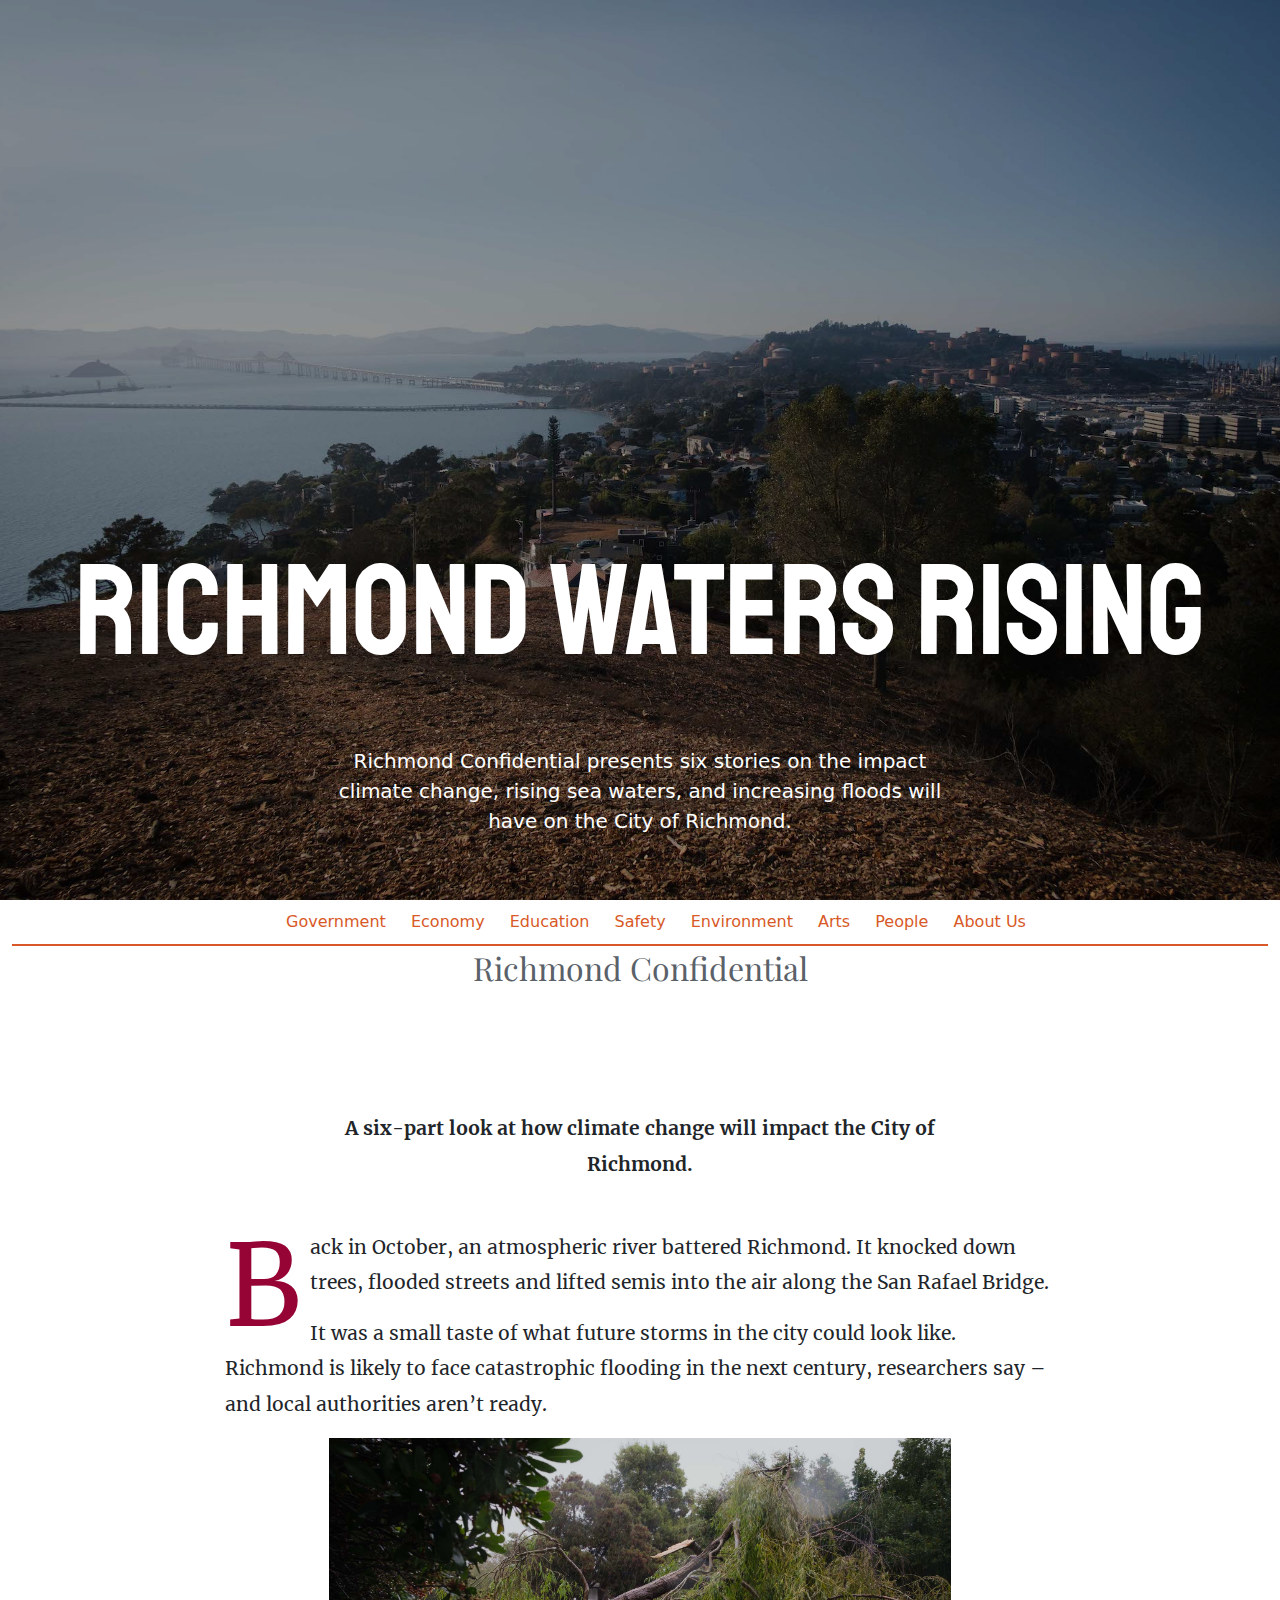
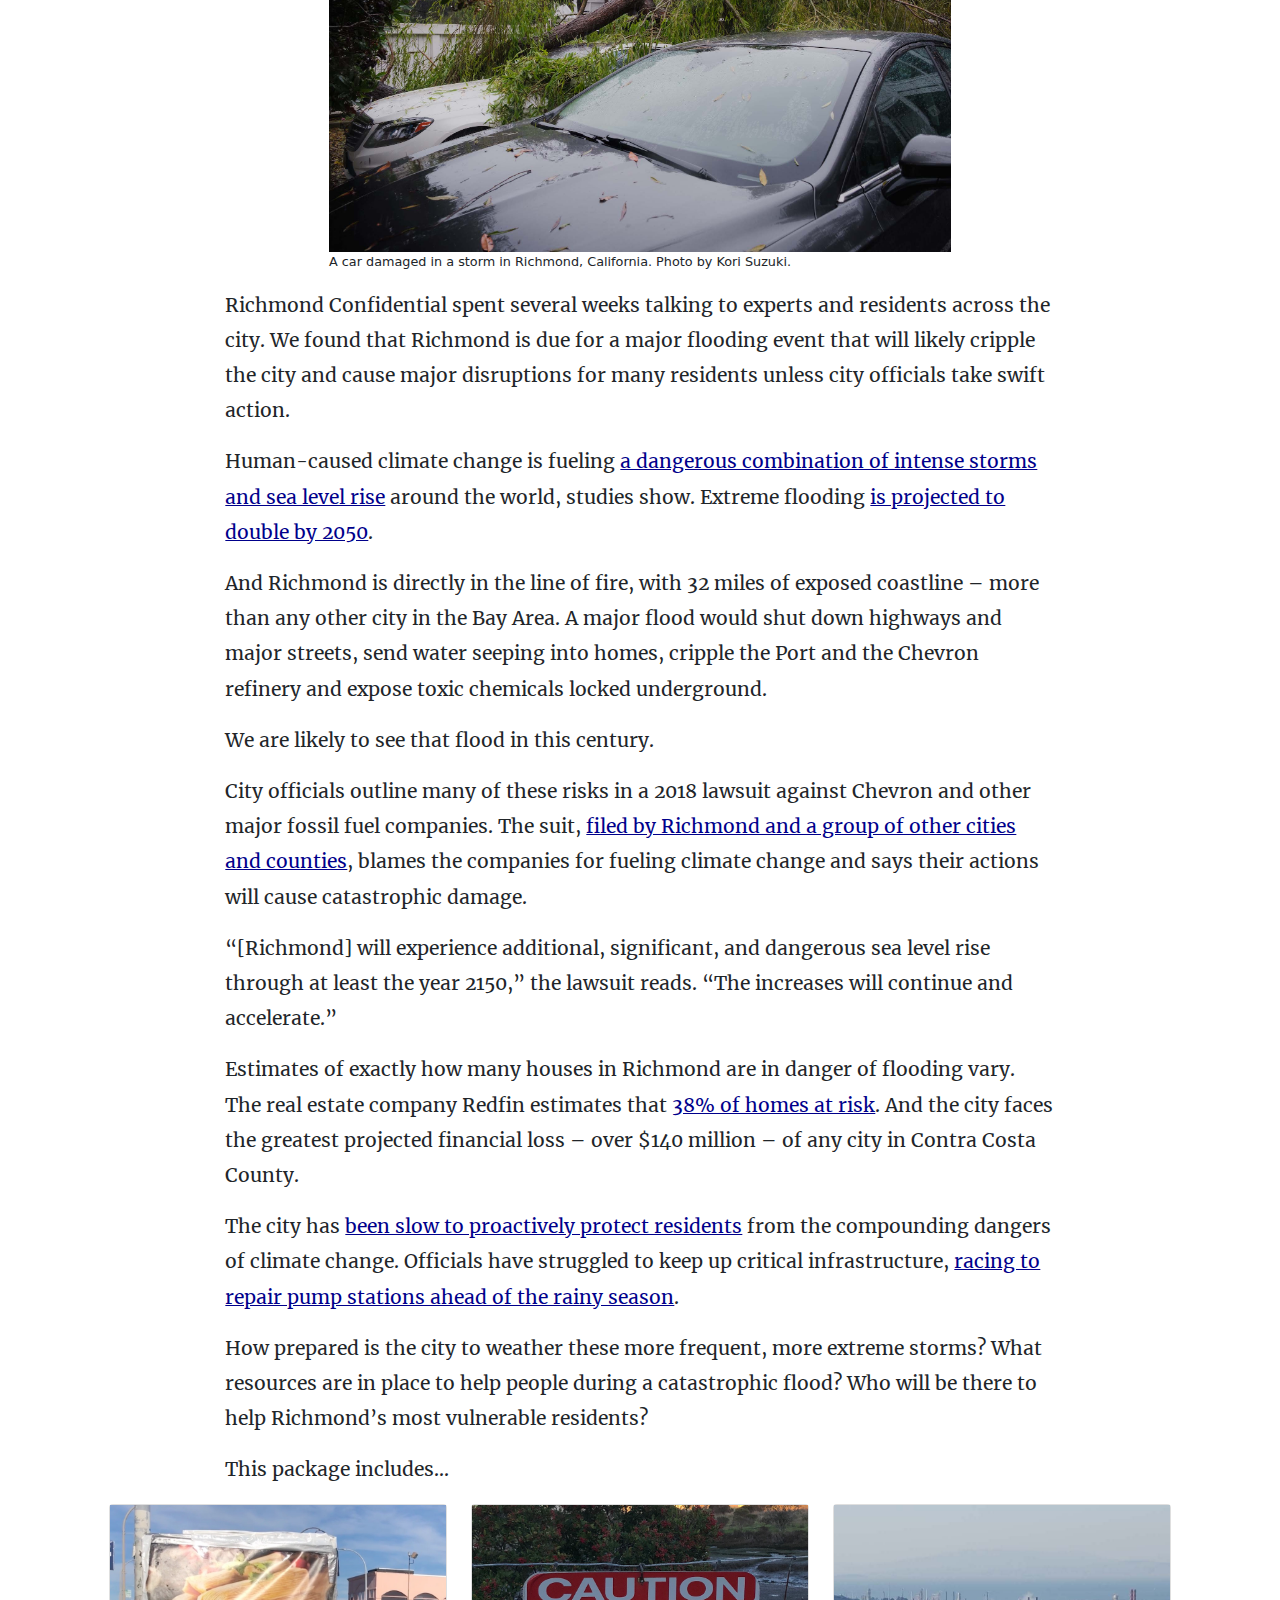
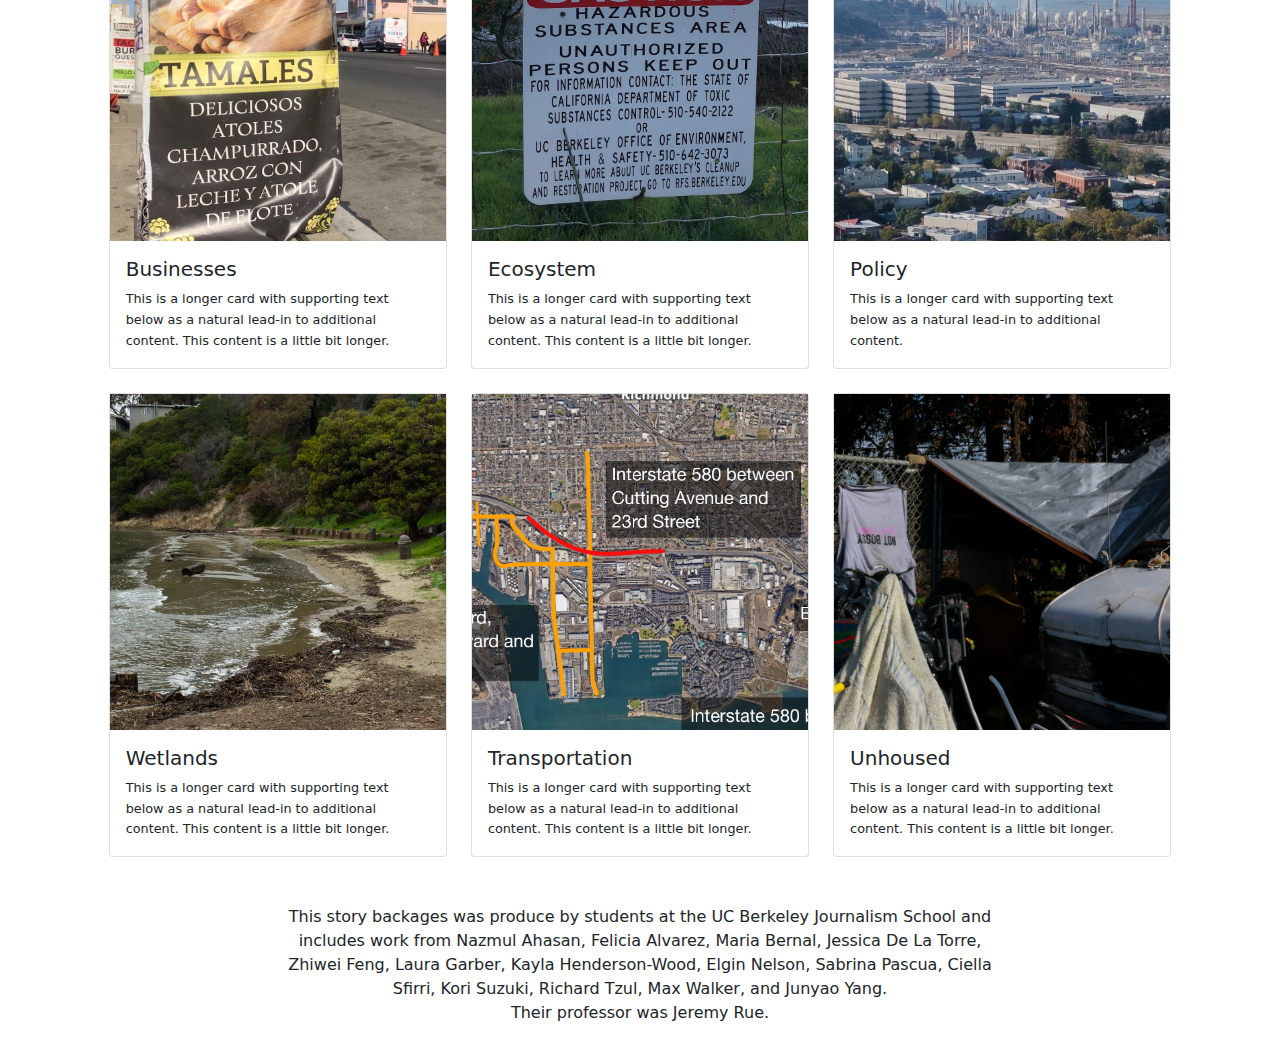
<file: index.html>
<!doctype html>
<html lang="en">
  <head>
    <!-- Required meta tags -->
    <meta charset="utf-8">
    <meta name="viewport" content="width=device-width, initial-scale=1">
    <link href="css/bootstrap.min.css" rel="stylesheet">
    <link href="css/style.css" rel="stylesheet">
    <title>Richmond Water Rising</title>
    <style>
      html,body{
      
        font-style: Lato, sans-serif;
      }

      #header{
        background-image: url(media/richmond.jpg);
        background-size: cover;
        background-position: center;
        background-attachment: fixed;
        color: white;
      }

      #header:after{
        content:"";
        position:fixed; /* stretch a fixed position to the whole screen */
        top:0;
        height:100vh; /* fix for mobile browser address bar appearing disappearing */
        left:0;
        right:0;
        z-index:-1; /* needed to keep in the background */
        background-image: url(media/richmond.jpg);
        background-size: cover;
      }

      #header .container-fluid{
        background-color: rgba(0,0,0,0.3);
      }

      #header h1{
        font-family: Staatliches, sans-serif;
      }

      .responsive-text{
        font-size: 10vw;
      }

      @media (max-width: 3000px) and (max-height: 2000px){
        #header{
          background-image: url(media/richmond-3000.jpg);
        }
      }
      @media (max-width: 2000px) and (max-height: 1333px){
        #header{
          background-image: url(media/richmond-2000.jpg);
        }
      }
      @media (max-width: 1000px) and (max-height:  667px){
        #header{
          background-image: url(media/richmond-1000.jpg);
        }
      }
      a,a:link,a:active{
        color: darkblue;
      }
      a:hover{
        color: blue;
      }
      .whitebg{
        position: relative;
        background-color: white;
      }
      .whitebg p{
        font-family: Merriweather, serif;
        font-size: 1.2rem;
        line-height: 2.2rem;

      }
      #richmond-nav{
        position: sticky;
        top: 0;
        z-index: 1000;
        background-color: white;
        padding-bottom: 20px;
      }

      #richmond-nav ul{
        color: #d85927;
        list-style: none;
        text-align: center;
        margin-bottom: 3px;
      }
      #richmond-nav ul li{
        /*display: inline-block;*/
        font-weight: 100;
        padding: 10px;
      }

      #richmond-nav ul{
        border-bottom: solid 2px #d85927;
      }
      .richmond-logo{
        font-family: 'Playfair Display',serif;
        color: #5a6169;
      }
      .dropcap{
        font-size: 7rem;
        float: left;
        line-height: 7rem;
        padding-right: 8px;
        color: #960435;
      }
      figcaption{
        font-size: 0.8rem;
      }
      p.card-text{
        font-size: 0.8rem;
        line-height: 1.3rem;
      }
    </style>
  </head>
  <body>

    <div id="header">
      <div class="container-fluid vh-100 d-flex align-items-end justify-content-center">
        <header class="w-100">
          <h1 class="text-center">
            <div class="responsive-text pb-5">Richmond Waters Rising</div>
          </h1>
          <p class="lead text-center pb-5 col-12 col-sm-8 col-md-6 mx-auto">Richmond Confidential presents six stories on the impact climate change, rising sea waters, and increasing floods will have on the City of Richmond.</p>
        </header>
      </div>
    </div>

    <div class="whitebg">

      <nav id="richmond-nav" class="container-fluid">
        <ul>
          <li class="d-none d-sm-inline-block">Government</li>
          <li class="d-none d-sm-inline-block">Economy</li>
          <li class="d-none d-sm-inline-block">Education</li>
          <li class="d-none d-sm-inline-block">Safety</li>
          <li class="d-none d-md-inline-block">Environment</li>
          <li class="d-none d-md-inline-block">Arts</li>
          <li class="d-none d-md-inline-block">People</li>
          <li class="d-none d-md-inline-block">About Us</li>
        </ul>
        <h2 class="text-center richmond-logo">Richmond Confidential</h2>
      </nav>
      
      <div class="container-fluid pt-5">
        <div class="row justify-content-center">
          <div class="col-12 col-md-8">

            <p class="lead text-center fw-bold my-5 w-75 mx-auto">A six-part look at how climate change will impact the City of Richmond.</p>

            <p><span class="dropcap">B</span>ack in October, an atmospheric river battered Richmond. It knocked down trees, flooded streets and lifted semis into the air along the San Rafael Bridge.</p>
            <p>It was a small taste of what future storms in the city could look like. Richmond is likely to face catastrophic flooding in the next century, researchers say &ndash; and local authorities aren&rsquo;t ready.</p>
            <figure class="mx-auto w-75">
              <img src="media/car.jpg" class="img-fluid d-block" 
                   srcset="
                      media/car-3000.jpg 3000w,
                      media/car-2000.jpg 2000w,
                      media/car-1000.jpg 1000w"
                   sizes="100vw"
                   alt="A car damaged in a storm in Richmond, California.">
              <figcaption>A car damaged in a storm in Richmond, California. Photo by Kori Suzuki.</figcaption>
            </figure>
            <p>Richmond Confidential spent several weeks talking to experts and residents across the city. We found that Richmond is due for a major flooding event that will likely cripple the city and cause major disruptions for many residents unless city officials take swift action.</p>
            <p>Human-caused climate change is fueling <a href="https://www.washingtonpost.com/weather/2021/09/13/extreme-flooding-increase-climate-change/">a dangerous combination of intense storms and sea level rise</a> around the world, studies show. Extreme flooding <a href="https://www.usgs.gov/news/next-decades-frequency-coastal-flooding-will-double-globally">is projected to double by 2050</a>.</p>
            <p>And Richmond is directly in the line of fire, with 32 miles of exposed coastline &ndash; more than any other city in the Bay Area. A major flood would shut down highways and major streets, send water seeping into homes, cripple the Port and the Chevron refinery and expose toxic chemicals locked underground.</p>
            <p>We are likely to see that flood in this century.</p>
            <p>City officials outline many of these risks in a 2018 lawsuit against Chevron and other major fossil fuel companies. The suit, <a href="http://blogs2.law.columbia.edu/climate-change-litigation/wp-content/uploads/sites/16/case-documents/2018/20180122_docket-C18-00055_complaint.pdf">filed by Richmond and a group of other cities and counties</a>, blames the companies for fueling climate change and says their actions will cause catastrophic damage.</p>
            <p>&ldquo;[Richmond] will experience additional, significant, and dangerous sea level rise through at least the year 2150,&rdquo; the lawsuit reads. &ldquo;The increases will continue and accelerate.&rdquo;</p>
            <p>Estimates of exactly how many houses in Richmond are in danger of flooding vary. The real estate company Redfin estimates that <a href="https://www.redfin.com/city/15629/CA/Richmond/housing-market#climate">38% of homes at risk</a>. And the city faces the greatest projected financial loss &ndash; over $140 million &ndash; of any city in Contra Costa County.</p>
            <p>The city has <a href="https://richmondconfidential.org/2021/10/15/richmond-hills-wildfire-hazards/">been slow to proactively protect residents</a> from the compounding dangers of climate change. Officials have struggled to keep up critical infrastructure, <a href="https://richmondstandard.com/richmond/2020/07/08/council-approves-emergency-repairs-for-north-richmond-pump-station/">racing to repair pump stations ahead of the rainy season</a>.</p>
            <p>How prepared is the city to weather these more frequent, more extreme storms? What resources are in place to help people during a catastrophic flood? Who will be there to help Richmond&rsquo;s most vulnerable residents?</p>
            <p>This package includes...</p>
          </div>
        </div>
      </div>
      <iframe src="footer.html" onload='javascript:(function(o){o.style.height=o.contentWindow.document.body.scrollHeight+"px";}(this));' style="width:100%; height:800px;" frameborder="0" scrolling="no"></iframe>

    </div>


    <script src="js/jquery-3.6.0.min.js"></script>
    <script src="js/bootstrap.bundle.min.js"></script>
    <script src="js/jquery.scrollstory.min.js"></script>
    <script>
      jQuery(document).ready(function($){


        //$(".responsive-text").fitText();
      })
    </script>
  </body>
</html>
</file>
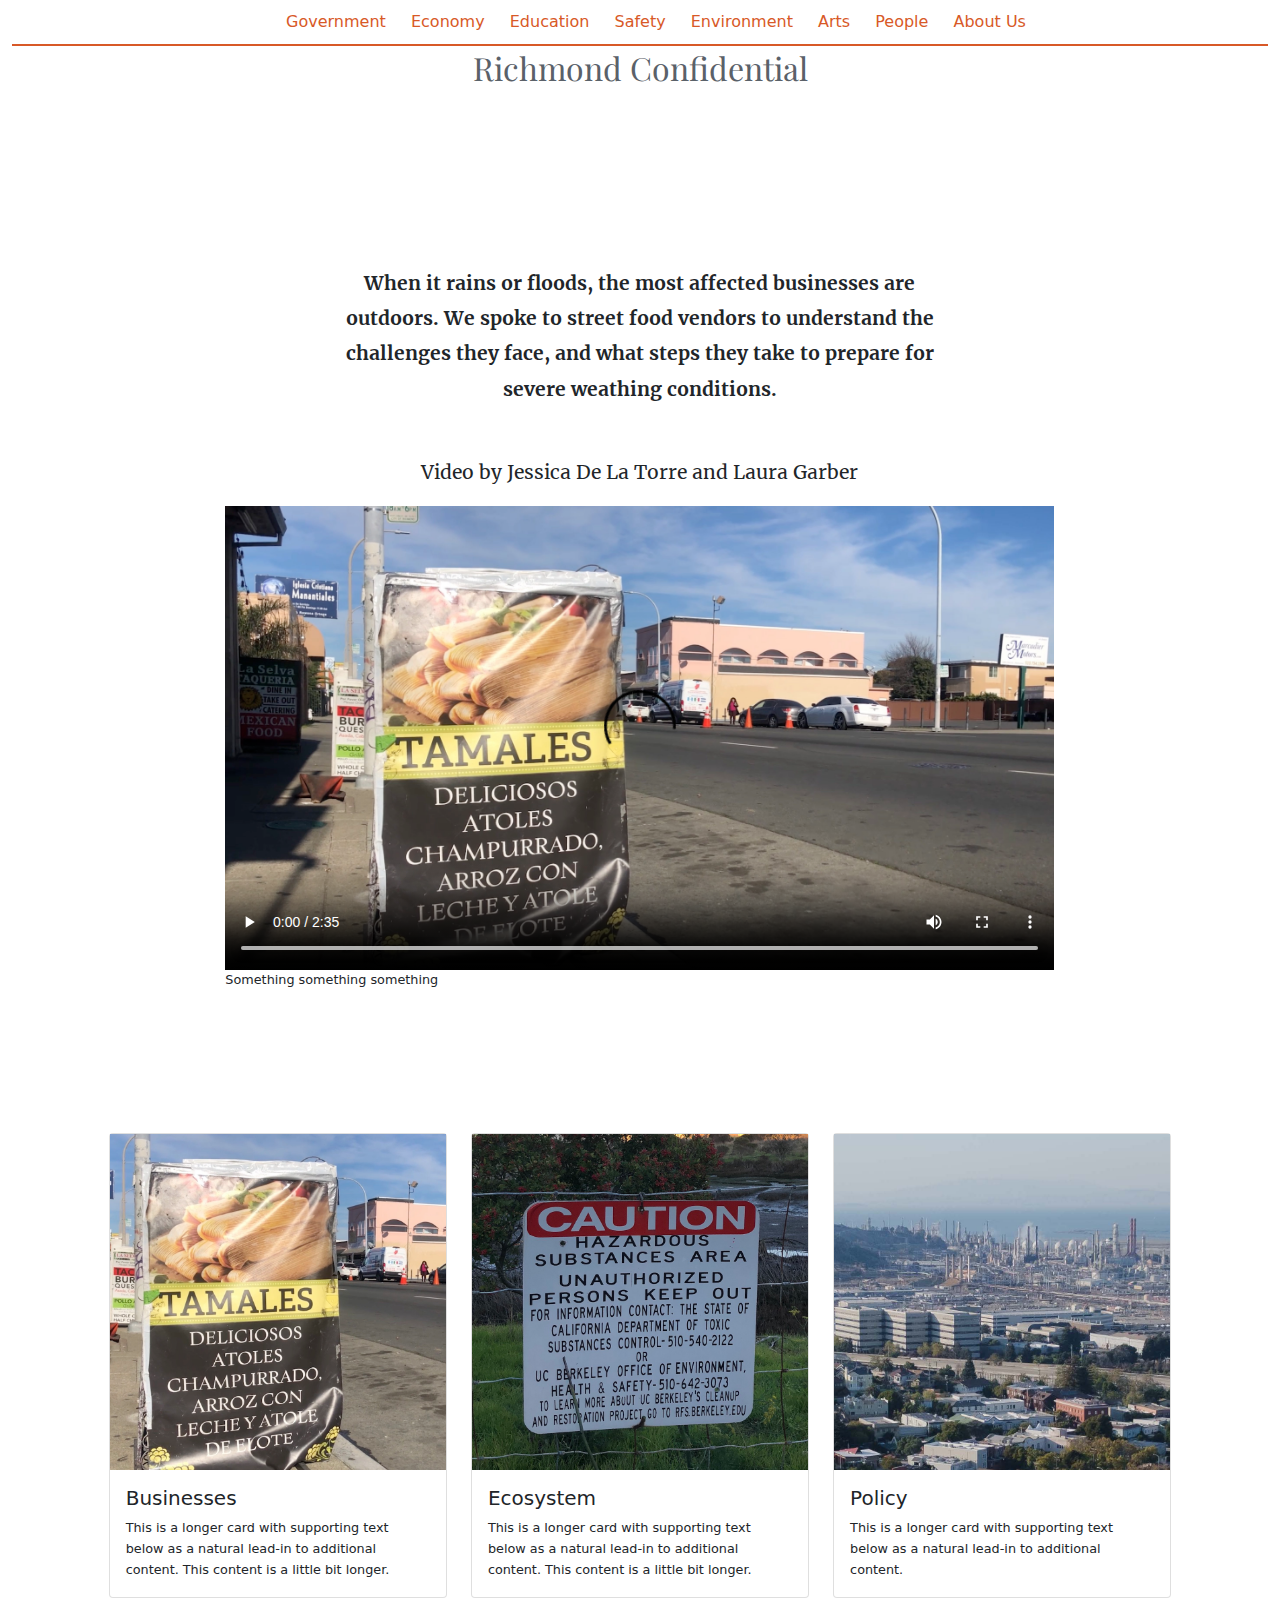
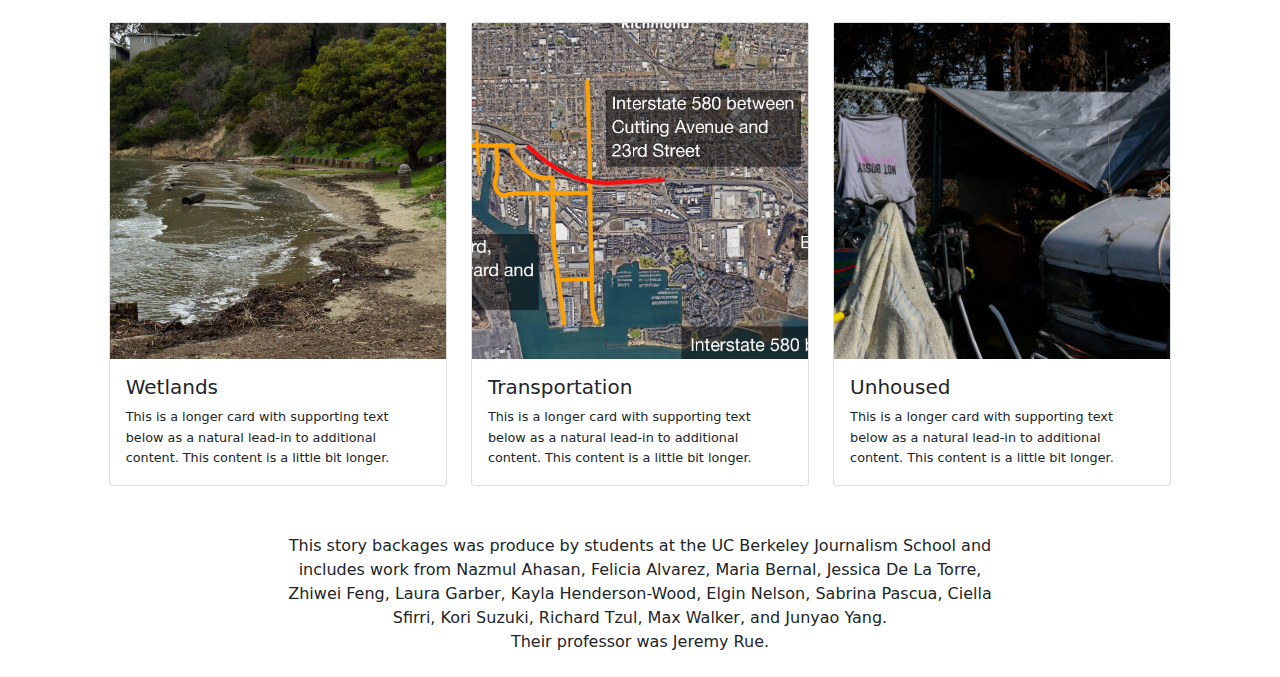
<file: businesses/index.html>
<!doctype html>
<html lang="en">
  <head>
    <!-- Required meta tags -->
    <meta charset="utf-8">
    <meta name="viewport" content="width=device-width, initial-scale=1">
    <link href="../css/bootstrap.min.css" rel="stylesheet">
    <link href="../css/style.css" rel="stylesheet">
    <title>Richmond Water Rising | Businesses</title>
    <style>
      html,body{
      
        font-style: Lato, sans-serif;
      }

      #header{
        background-image: url(media/richmond.jpg);
        background-size: cover;
        background-position: center;
        background-attachment: fixed;
        color: white;
      }

      #header .container-fluid{
        background-color: rgba(0,0,0,0.3);
      }

      #header h1{
        font-family: Staatliches, sans-serif;
      }

      .responsive-text{
        font-size: 10vw;
      }

      @media (max-width: 3000px) and (max-height: 2000px){
        #header{
          background-image: url(media/richmond-3000.jpg);
        }
      }
      @media (max-width: 2000px) and (max-height: 1333px){
        #header{
          background-image: url(media/richmond-2000.jpg);
        }
      }
      @media (max-width: 1000px) and (max-height:  667px){
        #header{
          background-image: url(media/richmond-1000.jpg);
        }
      }
      a,a:link,a:active{
        color: darkblue;
      }
      a:hover{
        color: blue;
      }
      .whitebg{
        position: relative;
      }
      .whitebg p{
        font-family: Merriweather, serif;
        font-size: 1.2rem;
        line-height: 2.2rem;

      }
      #richmond-nav{
        position: sticky;
        top: 0;
        z-index: 1000;
        background-color: white;
        padding-bottom: 20px;
      }

      #richmond-nav ul{
        color: #d85927;
        list-style: none;
        text-align: center;
        margin-bottom: 3px;
      }
      #richmond-nav ul li{
        /*display: inline-block;*/
        font-weight: 100;
        padding: 10px;
      }

      #richmond-nav ul{
        border-bottom: solid 2px #d85927;
      }
      .richmond-logo{
        font-family: 'Playfair Display',serif;
        color: #5a6169;
      }
      .dropcap{
        font-size: 7rem;
        float: left;
        line-height: 7rem;
        padding-right: 8px;
        color: #960435;
      }
      figcaption{
        font-size: 0.8rem;
      }
      p.card-text{
        font-size: 0.8rem;
        line-height: 1.3rem;
      }
    </style>
  </head>
  <body>


    <div class="whitebg">

      <iframe src="../header.html" width="100%" height="115" frameborder="0" scrolling="no"></iframe>
      
      <div class="container-fluid py-5 my-5">
        <div class="row justify-content-center">
          <div class="col-12 col-md-8">

            <p class="lead text-center fw-bold my-5 w-75 mx-auto">When it rains or floods, the most affected businesses are  outdoors. We spoke to street food vendors to understand the challenges they face, and what steps they take to prepare for severe weathing conditions.</p>

            <p class="byline text-center">Video by Jessica De La Torre and Laura Garber</p>

            <figure>
              <video playsinline controls class="img-fluid d-block" poster="poster.jpg">
                <source src="video/playlist.m3u8" type="application/x-mpegURL">
                <source src="video/RichmondStreetVendors.mp4" type="video/mp4">
              </video>
              <figcaption class="mb-5">Something something something</figcaption>
            </figure>

          </div>
        </div>
      </div>

      <iframe src="../footer.html" onload='javascript:(function(o){o.style.height=o.contentWindow.document.body.scrollHeight+"px";}(this));' style="width:100%; height:800px;" frameborder="0" scrolling="no"></iframe>


    </div>
    <script src="../js/jquery-3.6.0.min.js"></script>
    <script src="../js/bootstrap.bundle.min.js"></script>
    <script src="../js/hls.min.js"></script>
    <script>
      jQuery(document).ready(function($){

        //hls video support
        function loadHLS(){
          $("video source[src*='m3u8']").each(function(){
            const video = $(this).parent('video').get(0);
            const src = $(this).attr('src');
            if (!video.canPlayType('application/vnd.apple.mpegurl')) {
              if(Hls.isSupported()){
                const hls = new Hls();
                hls.loadSource(src);
                hls.attachMedia(video);
              }
            }
          });
        }

        loadHLS();

        //$(".responsive-text").fitText();
      })
    </script>
  </body>
</html>
</file>
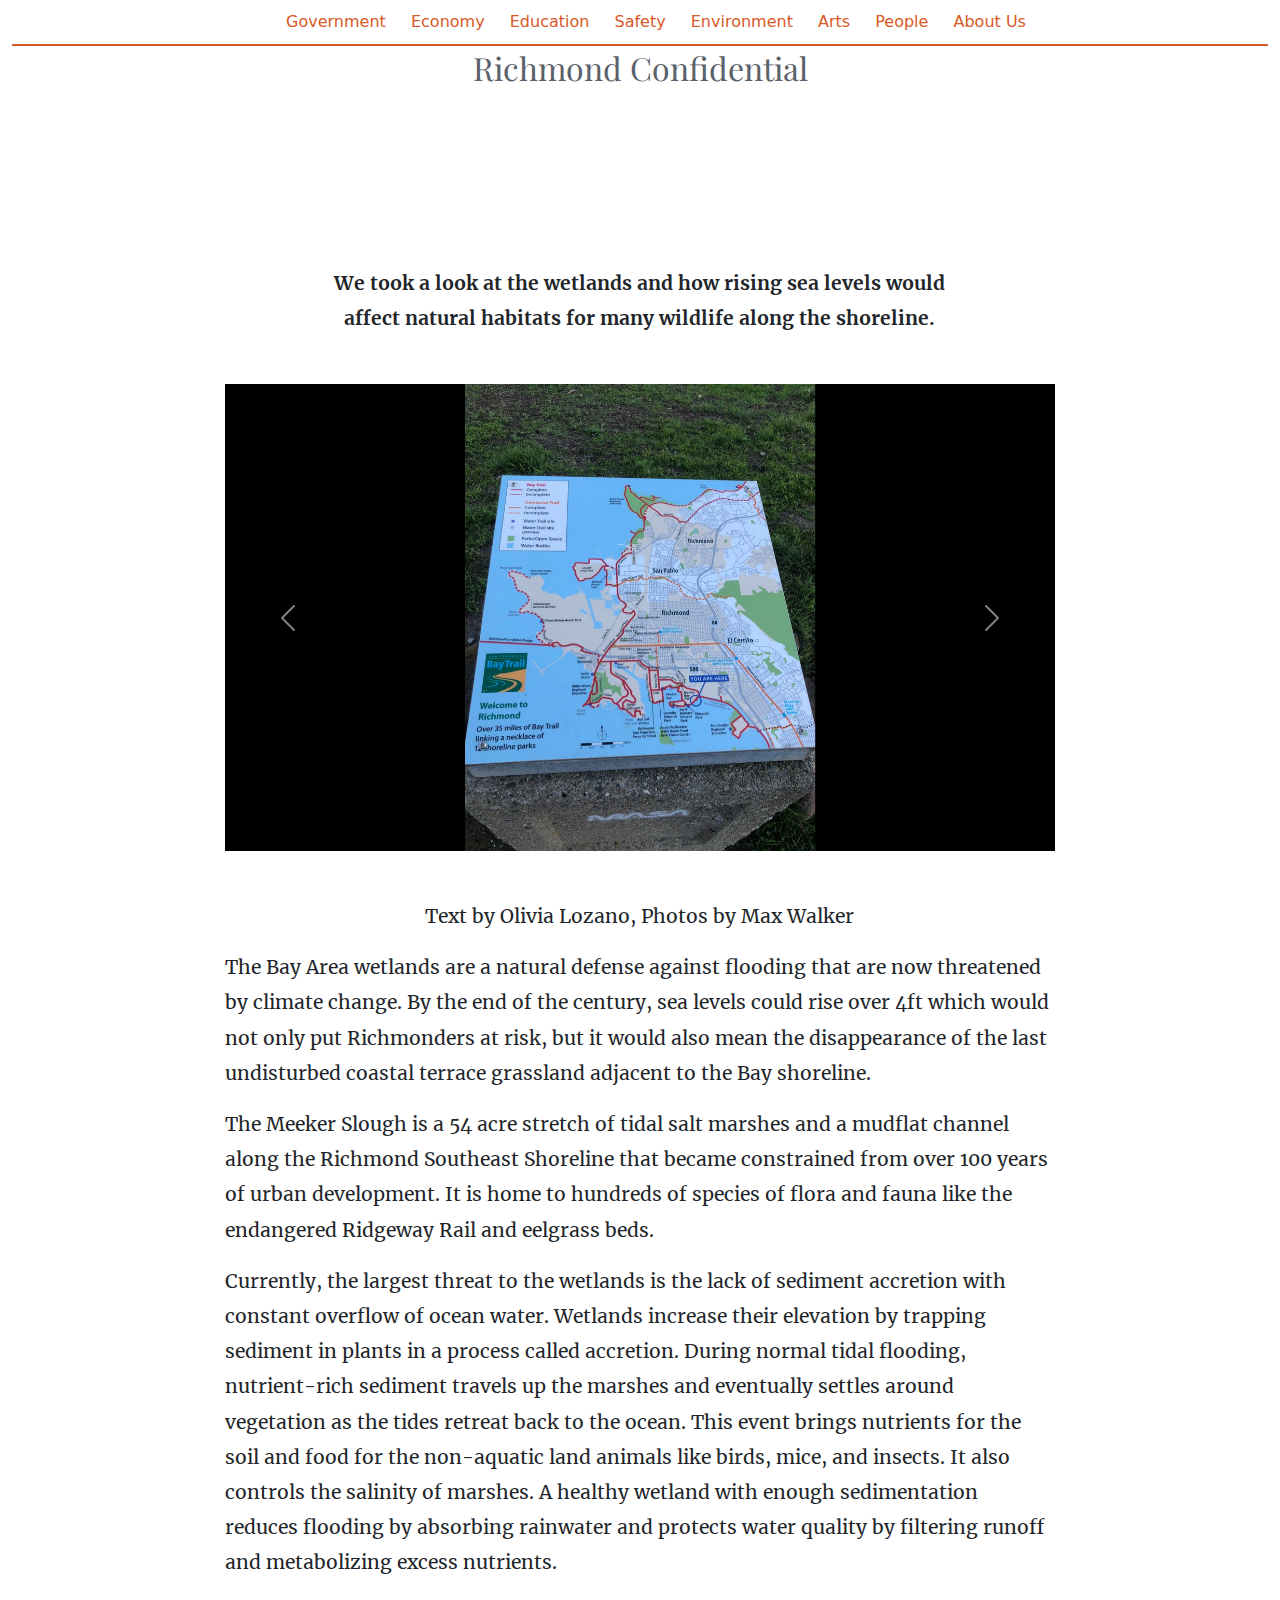
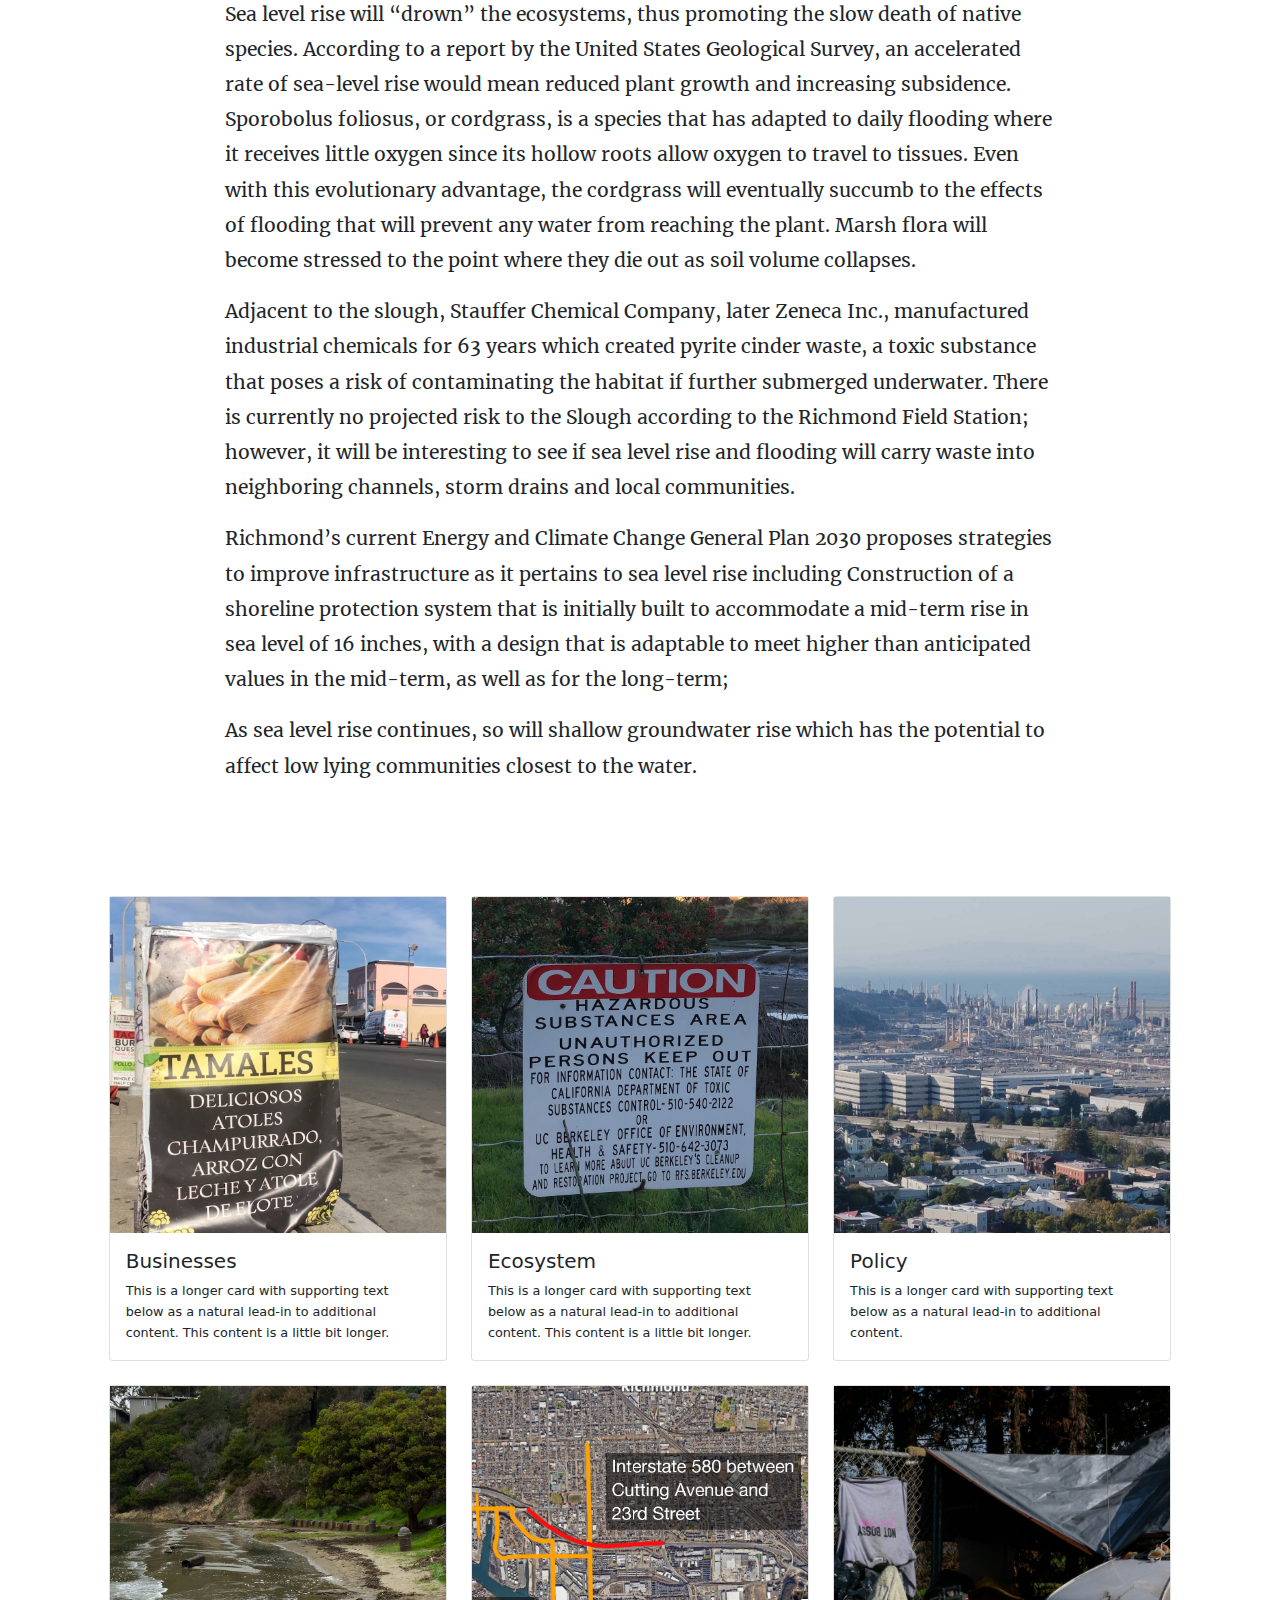
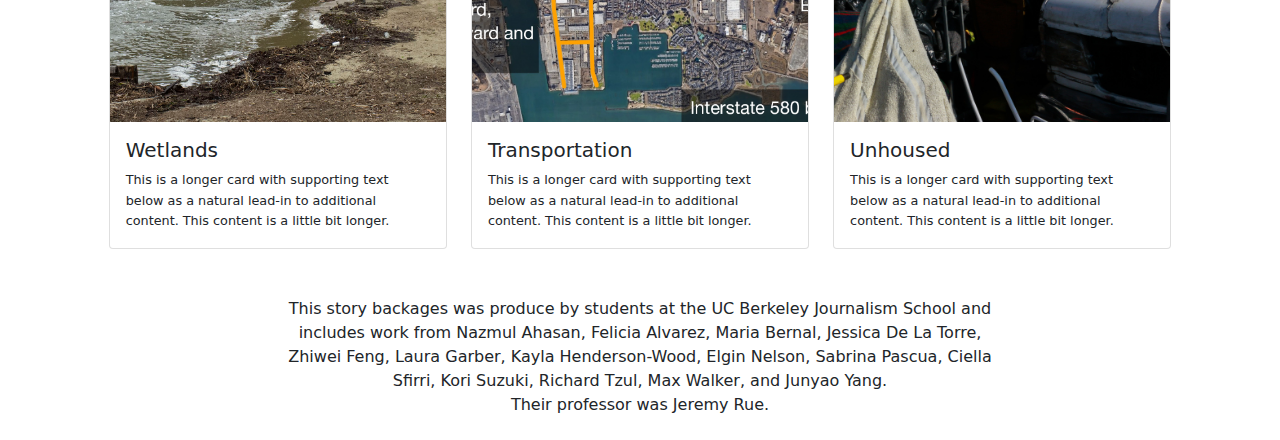
<file: ecosystem/index.html>
<!doctype html>
<html lang="en">
  <head>
    <!-- Required meta tags -->
    <meta charset="utf-8">
    <meta name="viewport" content="width=device-width, initial-scale=1">
    <link href="../css/bootstrap.min.css" rel="stylesheet">
    <link href="../css/style.css" rel="stylesheet">
    <title>Richmond Water Rising | Ecosystem</title>
    <style>
      html,body{
      
        font-style: Lato, sans-serif;
      }

      #header{
        background-image: url(media/richmond.jpg);
        background-size: cover;
        background-position: center;
        background-attachment: fixed;
        color: white;
      }

      #header .container-fluid{
        background-color: rgba(0,0,0,0.3);
      }

      #header h1{
        font-family: Staatliches, sans-serif;
      }

      .responsive-text{
        font-size: 10vw;
      }

      @media (max-width: 3000px) and (max-height: 2000px){
        #header{
          background-image: url(media/richmond-3000.jpg);
        }
      }
      @media (max-width: 2000px) and (max-height: 1333px){
        #header{
          background-image: url(media/richmond-2000.jpg);
        }
      }
      @media (max-width: 1000px) and (max-height:  667px){
        #header{
          background-image: url(media/richmond-1000.jpg);
        }
      }
      a,a:link,a:active{
        color: darkblue;
      }
      a:hover{
        color: blue;
      }
      .whitebg{
        position: relative;
      }
      .whitebg p{
        font-family: Merriweather, serif;
        font-size: 1.2rem;
        line-height: 2.2rem;

      }
      #richmond-nav{
        position: sticky;
        top: 0;
        z-index: 1000;
        background-color: white;
        padding-bottom: 20px;
      }

      #richmond-nav ul{
        color: #d85927;
        list-style: none;
        text-align: center;
        margin-bottom: 3px;
      }
      #richmond-nav ul li{
        /*display: inline-block;*/
        font-weight: 100;
        padding: 10px;
      }

      #richmond-nav ul{
        border-bottom: solid 2px #d85927;
      }
      .richmond-logo{
        font-family: 'Playfair Display',serif;
        color: #5a6169;
      }
      .dropcap{
        font-size: 7rem;
        float: left;
        line-height: 7rem;
        padding-right: 8px;
        color: #960435;
      }
      figcaption{
        font-size: 0.8rem;
      }
      p.card-text{
        font-size: 0.8rem;
        line-height: 1.3rem;
      }
    </style>
  </head>
  <body>


    <div class="whitebg">

      <iframe src="../header.html" width="100%" height="115" frameborder="0" scrolling="no"></iframe>
      
      <div class="container-fluid py-5 my-5">
        <div class="row justify-content-center">
          <div class="col-12 col-md-8">

            <p class="lead text-center fw-bold my-5 w-75 mx-auto">We took a look at the wetlands and how rising sea levels would affect natural habitats for many wildlife along the shoreline.</p>

            <div id="carouselExampleControls" class="carousel slide my-5" data-bs-ride="carousel" data-bs-interval="false">
              <div class="carousel-inner">
                <div class="carousel-item active">
                  <img src="slideshow/IMG_9514.JPG" class="d-block w-100" alt="...">
                </div>
                <div class="carousel-item">
                  <img src="slideshow/IMG_9516.JPG" class="d-block w-100" alt="...">
                </div>
                <div class="carousel-item">
                  <img src="slideshow/IMG_9518.JPG" class="d-block w-100" alt="...">
                </div>
                <div class="carousel-item">
                  <img src="slideshow/IMG_9520.JPG" class="d-block w-100" alt="...">
                </div>
                <div class="carousel-item">
                  <img src="slideshow/IMG_9522.JPG" class="d-block w-100" alt="...">
                </div>
                <div class="carousel-item">
                  <img src="slideshow/IMG_9523.JPG" class="d-block w-100" alt="...">
                </div>
                <div class="carousel-item">
                  <img src="slideshow/IMG_9526.JPG" class="d-block w-100" alt="...">
                </div>
                <div class="carousel-item">
                  <img src="slideshow/IMG_9528.JPG" class="d-block w-100" alt="...">
                </div>
                <div class="carousel-item">
                  <img src="slideshow/IMG_9529.JPG" class="d-block w-100" alt="...">
                </div>
                <div class="carousel-item">
                  <img src="slideshow/IMG_9530.JPG" class="d-block w-100" alt="...">
                </div>
                <div class="carousel-item">
                  <img src="slideshow/IMG_9538.JPG" class="d-block w-100" alt="...">
                </div>
                <div class="carousel-item">
                  <img src="slideshow/IMG_9540.JPG" class="d-block w-100" alt="...">
                </div>
                <div class="carousel-item">
                  <img src="slideshow/IMG_9544.JPG" class="d-block w-100" alt="...">
                </div>
                <div class="carousel-item">
                  <img src="slideshow/IMG_9547.JPG" class="d-block w-100" alt="...">
                </div>
                <div class="carousel-item">
                  <img src="slideshow/IMG_9598.JPG" class="d-block w-100" alt="...">
                </div>
                <div class="carousel-item">
                  <img src="slideshow/IMG_9600.JPG" class="d-block w-100" alt="...">
                </div>
                <div class="carousel-item">
                  <img src="slideshow/IMG_9604.JPG" class="d-block w-100" alt="...">
                </div>
                <div class="carousel-item">
                  <img src="slideshow/IMG_9608.JPG" class="d-block w-100" alt="...">
                </div>
                <div class="carousel-item">
                  <img src="slideshow/IMG_9610.JPG" class="d-block w-100" alt="...">
                </div>
                <div class="carousel-item">
                  <img src="slideshow/IMG_9616.JPG" class="d-block w-100" alt="...">
                </div>
                <div class="carousel-item">
                  <img src="slideshow/IMG_9618.JPG" class="d-block w-100" alt="...">
                </div>
                <div class="carousel-item">
                  <img src="slideshow/IMG_9619.JPG" class="d-block w-100" alt="...">
                </div>
                <div class="carousel-item">
                  <img src="slideshow/IMG_9625.JPG" class="d-block w-100" alt="...">
                </div>
                <div class="carousel-item">
                  <img src="slideshow/IMG_9630.JPG" class="d-block w-100" alt="...">
                </div>
                <div class="carousel-item">
                  <img src="slideshow/IMG_9632.JPG" class="d-block w-100" alt="...">
                </div>
                <div class="carousel-item">
                  <img src="slideshow/IMG_9634.JPG" class="d-block w-100" alt="...">
                </div>
                <div class="carousel-item">
                  <img src="slideshow/IMG_9636.JPG" class="d-block w-100" alt="...">
                </div>
                <div class="carousel-item">
                  <img src="slideshow/IMG_9640.JPG" class="d-block w-100" alt="...">
                </div>
                <div class="carousel-item">
                  <img src="slideshow/IMG_9648.JPG" class="d-block w-100" alt="...">
                </div>
                <div class="carousel-item">
                  <img src="slideshow/IMG_9650.JPG" class="d-block w-100" alt="...">
                </div>
                <div class="carousel-item">
                  <img src="slideshow/IMG_9651.JPG" class="d-block w-100" alt="...">
                </div>
                <div class="carousel-item">
                  <img src="slideshow/IMG_9652.JPG" class="d-block w-100" alt="...">
                </div>
              </div>
              <button class="carousel-control-prev" type="button" data-bs-target="#carouselExampleControls" data-bs-slide="prev">
                <span class="carousel-control-prev-icon" aria-hidden="true"></span>
                <span class="visually-hidden">Previous</span>
              </button>
              <button class="carousel-control-next" type="button" data-bs-target="#carouselExampleControls" data-bs-slide="next">
                <span class="carousel-control-next-icon" aria-hidden="true"></span>
                <span class="visually-hidden">Next</span>
              </button>
            </div>

            <p class="byline text-center">Text by Olivia Lozano, Photos by Max Walker</p>

            <p>The Bay Area wetlands are a natural defense against flooding that are now threatened by climate change. By the end of the century, sea levels could rise over 4ft which would not only put Richmonders at risk, but it would also mean the disappearance of the last undisturbed coastal terrace grassland adjacent to the Bay shoreline.&nbsp;&nbsp;</p>
            <p>The Meeker Slough is a 54 acre stretch of tidal salt marshes and a mudflat channel along the Richmond Southeast Shoreline that became constrained from over 100 years of urban development. It is home to hundreds of species of flora and fauna like the endangered Ridgeway Rail and eelgrass beds.&nbsp;</p>
            <p>Currently, the largest threat to the wetlands is the lack of sediment accretion with constant overflow of ocean water. Wetlands increase their elevation by trapping sediment in plants in a process called accretion. During normal tidal flooding, nutrient-rich sediment travels up the marshes and eventually settles around vegetation as the tides retreat back to the ocean. This event brings nutrients for the soil and food for the non-aquatic land animals like birds, mice, and insects. It also controls the salinity of marshes. A healthy wetland with enough sedimentation reduces flooding by absorbing rainwater and protects water quality by filtering runoff and metabolizing excess nutrients.&nbsp;</p>
            <p>Sea level rise will &ldquo;drown&rdquo; the ecosystems, thus promoting the slow death of native species. According to a report by the United States Geological Survey, an accelerated rate of sea-level rise would mean reduced plant growth and increasing subsidence. Sporobolus foliosus, or cordgrass, is a species that has adapted to daily flooding where it receives little oxygen since its hollow roots allow oxygen to travel to tissues. Even with this evolutionary advantage, the cordgrass will eventually succumb to the effects of flooding that will prevent any water from reaching the plant. Marsh flora will become stressed to the point where they die out as soil volume collapses.&nbsp;</p>
            <p>Adjacent to the slough, Stauffer Chemical Company, later Zeneca Inc., manufactured industrial chemicals for 63 years which created pyrite cinder waste, a toxic substance that poses a risk of contaminating the habitat if further submerged underwater. There is currently no projected risk to the Slough according to the Richmond Field Station; however, it will be interesting to see if sea level rise and flooding will carry waste into neighboring channels, storm drains and local communities.</p>
            <p>Richmond&rsquo;s current Energy and Climate Change General Plan 2030 proposes strategies to improve infrastructure as it pertains to sea level rise including&nbsp;Construction of a shoreline protection system that is initially built to accommodate a mid-term rise in sea level of 16 inches, with a design that is adaptable to meet higher than anticipated values in the mid-term, as well as for the long-term;</p>
            <p>As sea level rise continues, so will shallow groundwater rise which has the potential to affect low lying communities closest to the water.</p>



          </div>
        </div>
      </div>

      <iframe src="../footer.html" onload='javascript:(function(o){o.style.height=o.contentWindow.document.body.scrollHeight+"px";}(this));' style="width:100%; height:800px;" frameborder="0" scrolling="no"></iframe>


    </div>
    <script src="../js/jquery-3.6.0.min.js"></script>
    <script src="../js/bootstrap.bundle.min.js"></script>
    <script src="../js/hls.min.js"></script>
    <script>
      jQuery(document).ready(function($){

        //hls video support
        function loadHLS(){
          $("video source[src*='m3u8']").each(function(){
            const video = $(this).parent('video').get(0);
            const src = $(this).attr('src');
            if (!video.canPlayType('application/vnd.apple.mpegurl')) {
              if(Hls.isSupported()){
                const hls = new Hls();
                hls.loadSource(src);
                hls.attachMedia(video);
              }
            }
          });
        }

        loadHLS();

        //$(".responsive-text").fitText();
      })
    </script>
  </body>
</html>
</file>
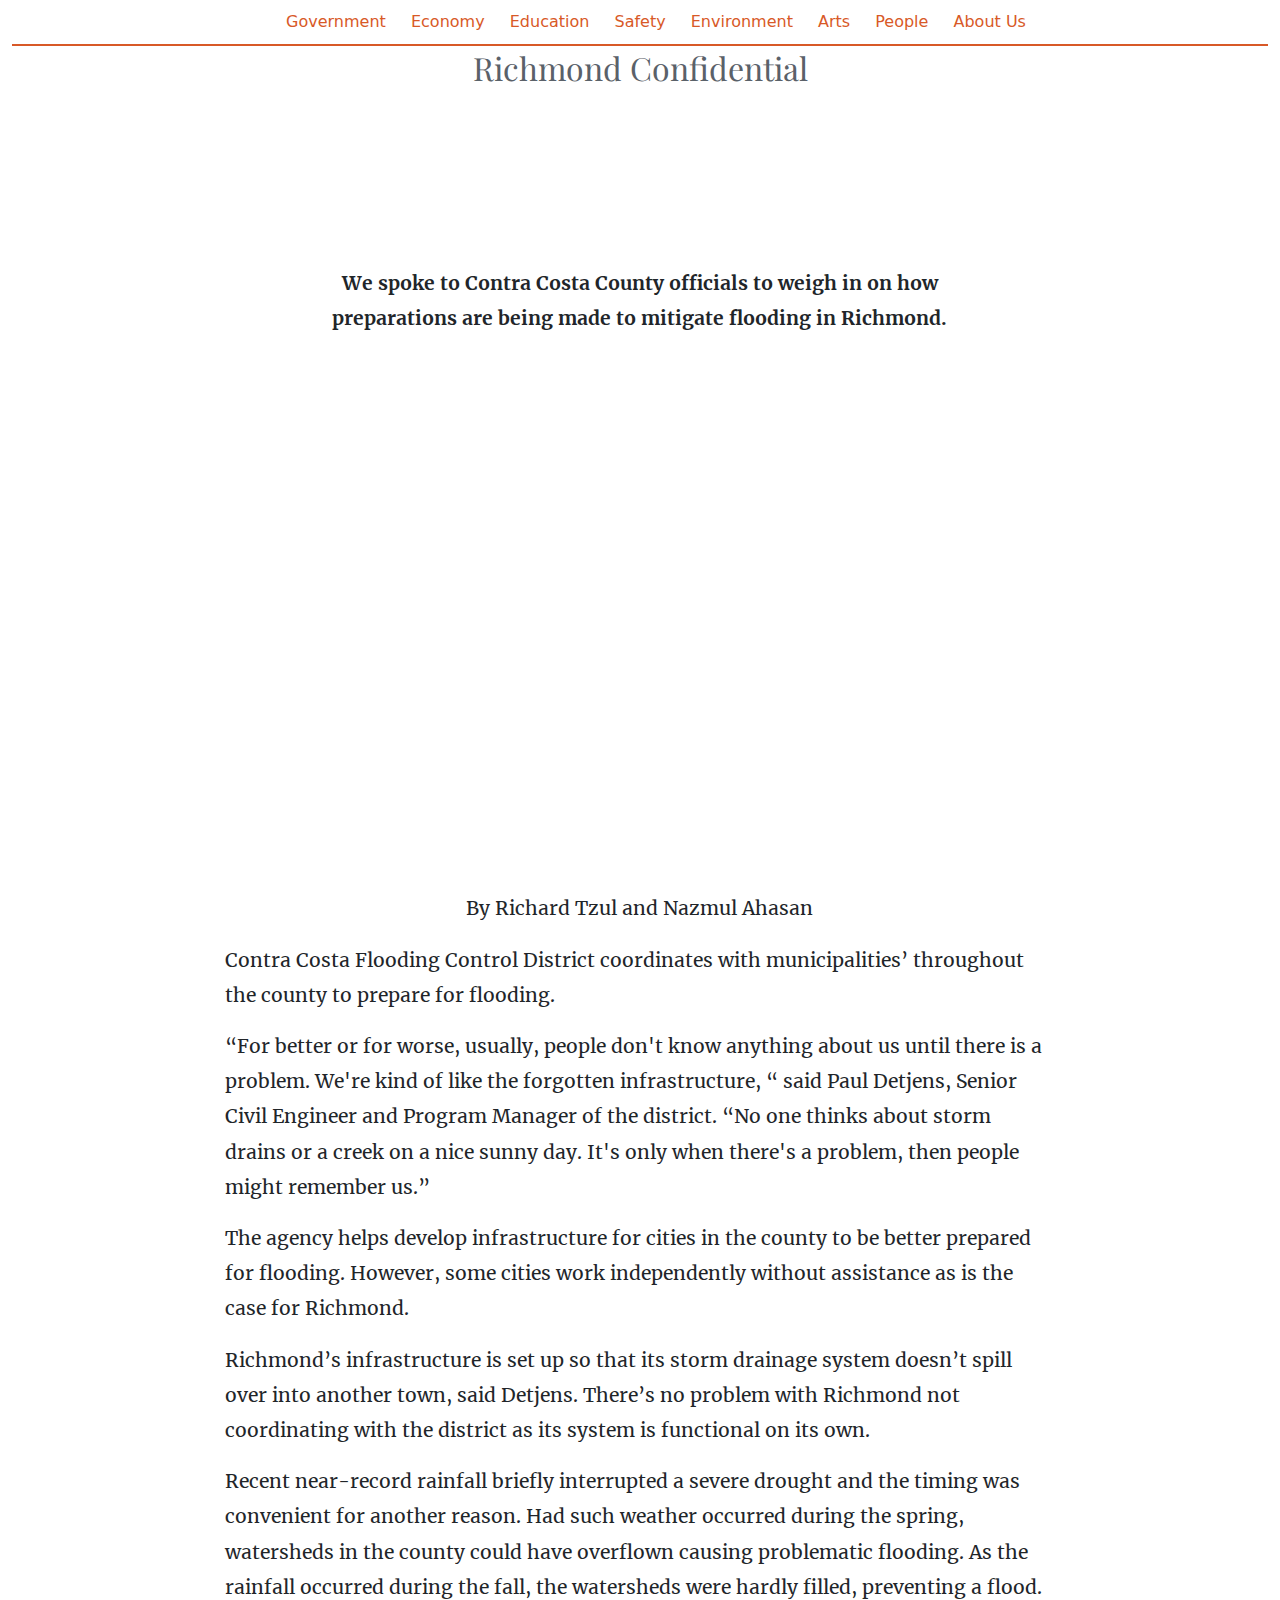
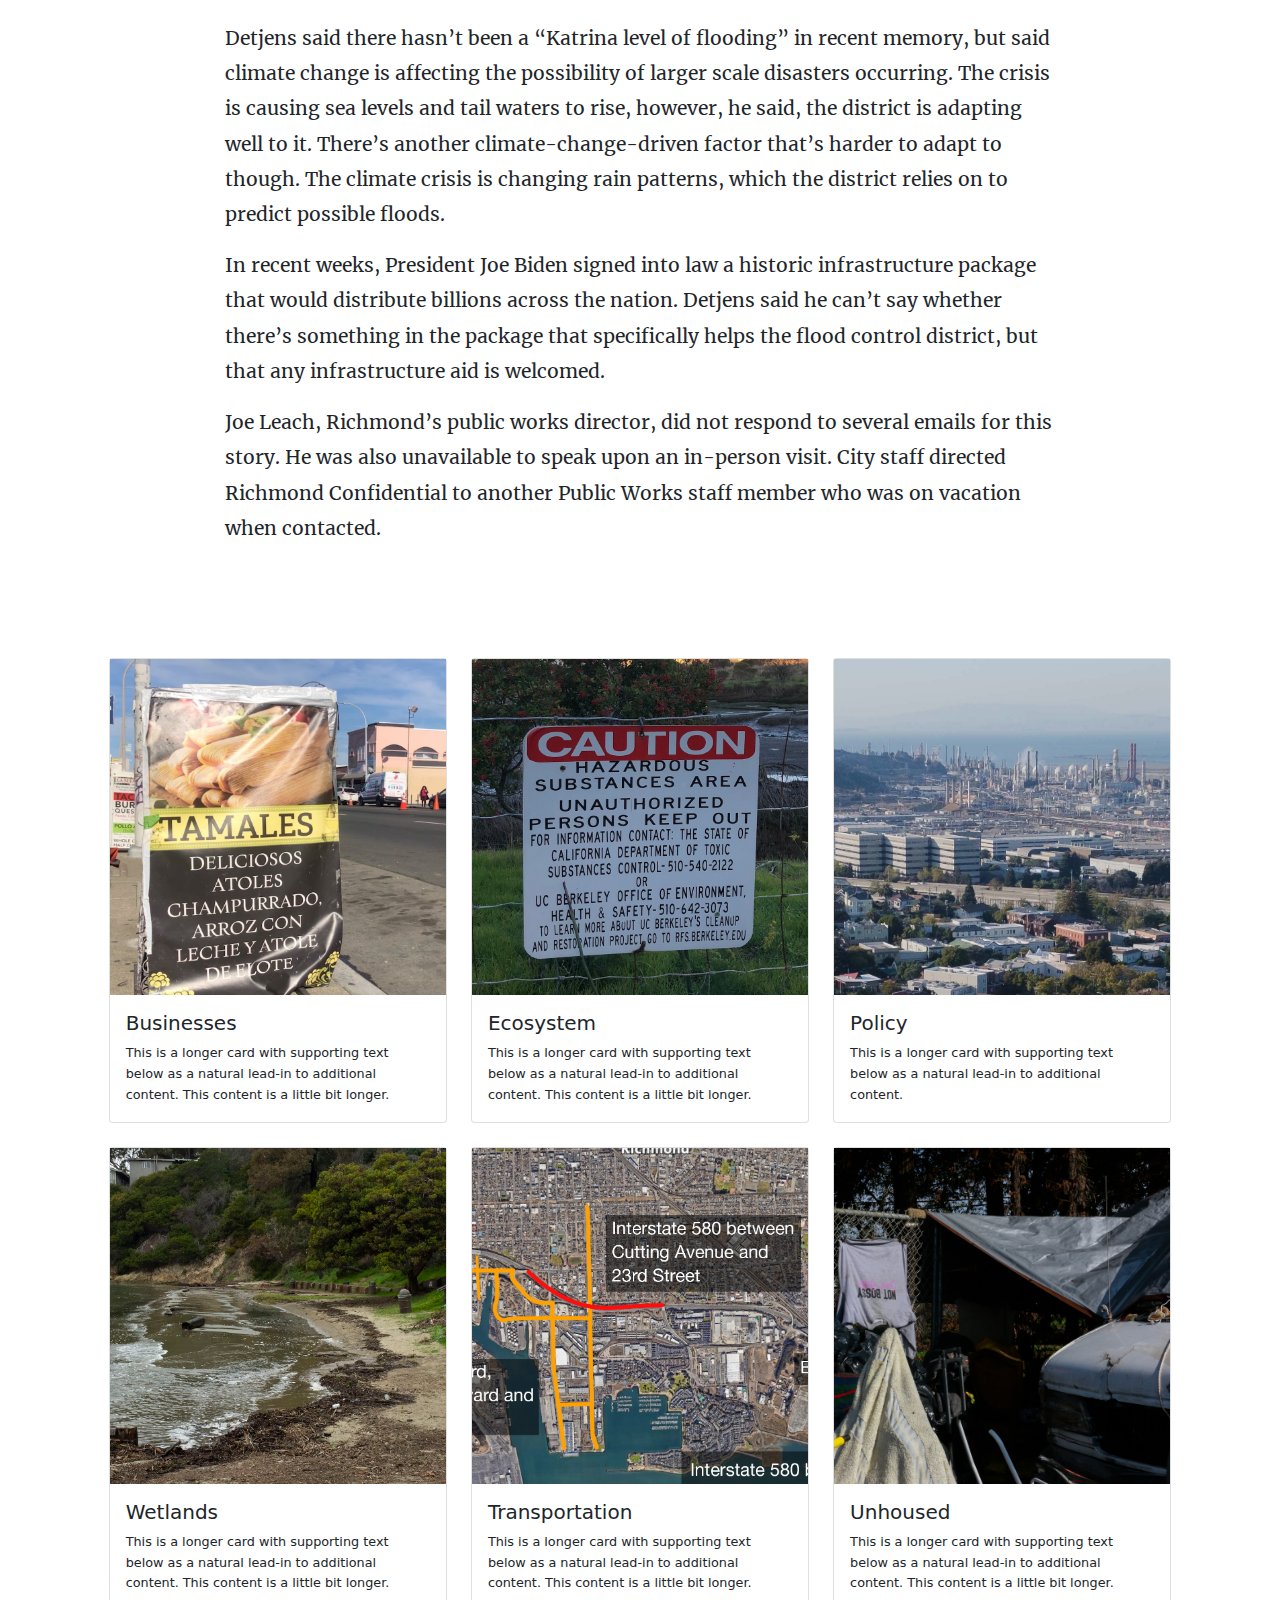
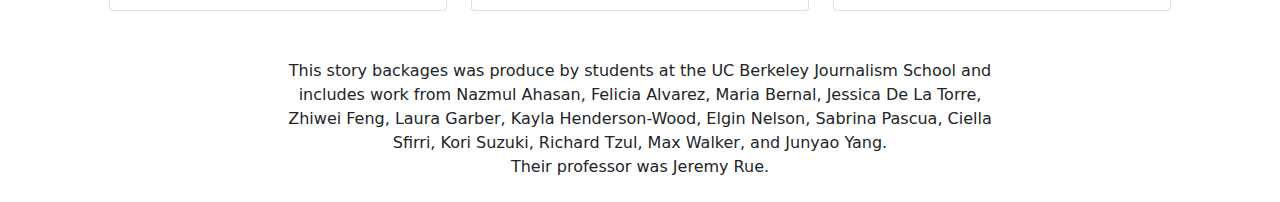
<file: policy/index.html>
<!doctype html>
<html lang="en">
  <head>
    <!-- Required meta tags -->
    <meta charset="utf-8">
    <meta name="viewport" content="width=device-width, initial-scale=1">
    <link href="../css/bootstrap.min.css" rel="stylesheet">
    <link href="../css/style.css" rel="stylesheet">
    <title>Richmond Water Rising | Policy</title>
    <style>
      html,body{
      
        font-style: Lato, sans-serif;
      }

      #header{
        background-image: url(media/richmond.jpg);
        background-size: cover;
        background-position: center;
        background-attachment: fixed;
        color: white;
      }

      #header .container-fluid{
        background-color: rgba(0,0,0,0.3);
      }

      #header h1{
        font-family: Staatliches, sans-serif;
      }

      .responsive-text{
        font-size: 10vw;
      }

      @media (max-width: 3000px) and (max-height: 2000px){
        #header{
          background-image: url(media/richmond-3000.jpg);
        }
      }
      @media (max-width: 2000px) and (max-height: 1333px){
        #header{
          background-image: url(media/richmond-2000.jpg);
        }
      }
      @media (max-width: 1000px) and (max-height:  667px){
        #header{
          background-image: url(media/richmond-1000.jpg);
        }
      }
      a,a:link,a:active{
        color: darkblue;
      }
      a:hover{
        color: blue;
      }
      .whitebg{
        position: relative;
      }
      .whitebg p{
        font-family: Merriweather, serif;
        font-size: 1.2rem;
        line-height: 2.2rem;

      }
      #richmond-nav{
        position: sticky;
        top: 0;
        z-index: 1000;
        background-color: white;
        padding-bottom: 20px;
      }

      #richmond-nav ul{
        color: #d85927;
        list-style: none;
        text-align: center;
        margin-bottom: 3px;
      }
      #richmond-nav ul li{
        /*display: inline-block;*/
        font-weight: 100;
        padding: 10px;
      }

      #richmond-nav ul{
        border-bottom: solid 2px #d85927;
      }
      .richmond-logo{
        font-family: 'Playfair Display',serif;
        color: #5a6169;
      }
      .dropcap{
        font-size: 7rem;
        float: left;
        line-height: 7rem;
        padding-right: 8px;
        color: #960435;
      }
      figcaption{
        font-size: 0.8rem;
      }
      p.card-text{
        font-size: 0.8rem;
        line-height: 1.3rem;
      }
    </style>
  </head>
  <body>


    <div class="whitebg">

      <iframe src="../header.html" width="100%" height="115" frameborder="0" scrolling="no"></iframe>
      
      <div class="container-fluid py-5 my-5">
        <div class="row justify-content-center">
          <div class="col-12 col-md-8">

            <p class="lead text-center fw-bold my-5 w-75 mx-auto">We spoke to Contra Costa County officials to weigh in on how preparations are being made to mitigate flooding in Richmond.</p>

            <iframe src="https://www.canva.com/design/DAExt8yyQas/uO2iVMb8vjLTA2kUftoeFQ/view?utm_content=DAExt8yyQas&utm_campaign=designshare&utm_medium=link&utm_source=publishsharelink" width="100%" height="500" frameborder="0" scrolling="no"></iframe>

            <p class="byline text-center">By Richard Tzul and Nazmul Ahasan</p>

            <p>Contra Costa Flooding Control District coordinates with municipalities&rsquo; throughout the county to prepare for flooding.</p>

            <p>&ldquo;For better or for worse, usually, people don't know anything about us until there is a problem. We're kind of like the forgotten infrastructure, &ldquo; said Paul Detjens, Senior Civil Engineer and Program Manager of the district. &ldquo;No one thinks about storm drains or a creek on a nice sunny day. It's only when there's a problem, then people might remember us.&rdquo;</p>

            <p>The agency helps develop infrastructure for cities in the county to be better prepared for flooding. However, some cities work independently without assistance as is the case for Richmond.</p>

            <p>Richmond&rsquo;s infrastructure is set up so that its storm drainage system doesn&rsquo;t spill over into another town, said Detjens. There&rsquo;s no problem with Richmond not coordinating with the district as its system is functional on its own.</p>

            <p>Recent near-record rainfall briefly interrupted a severe drought and the timing was convenient for another reason. Had such weather occurred during the spring, watersheds in the county could have overflown causing problematic flooding. As the rainfall occurred during the fall, the watersheds were hardly filled, preventing a flood.</p>

            <p>Detjens said there hasn&rsquo;t been a &ldquo;Katrina level of flooding&rdquo; in recent memory, but said climate change is affecting the possibility of larger scale disasters occurring. The crisis is causing sea levels and tail waters to rise, however, he said, the district is adapting well to it. There&rsquo;s another climate-change-driven factor that&rsquo;s harder to adapt to though. The climate crisis is changing rain patterns, which the district relies on to predict possible floods.&nbsp;</p>

            <p>In recent weeks, President Joe Biden signed into law a historic infrastructure package that would distribute billions across the nation. Detjens said he can&rsquo;t say whether there&rsquo;s something in the package that specifically helps the flood control district, but that any infrastructure aid is welcomed.</p>

            <p>Joe Leach, Richmond&rsquo;s public works director, did not respond to several emails for this story. He was also unavailable to speak upon an in-person visit. City staff directed Richmond Confidential to another Public Works staff member who was on vacation when contacted.</p>

          </div>
        </div>
      </div>

      <iframe src="../footer.html" onload='javascript:(function(o){o.style.height=o.contentWindow.document.body.scrollHeight+"px";}(this));' style="width:100%; height:800px;" frameborder="0" scrolling="no"></iframe>


    </div>
    <script src="../js/jquery-3.6.0.min.js"></script>
    <script src="../js/bootstrap.bundle.min.js"></script>
    <script src="../js/hls.min.js"></script>
    <script>
      jQuery(document).ready(function($){

        //hls video support
        function loadHLS(){
          $("video source[src*='m3u8']").each(function(){
            const video = $(this).parent('video').get(0);
            const src = $(this).attr('src');
            if (!video.canPlayType('application/vnd.apple.mpegurl')) {
              if(Hls.isSupported()){
                const hls = new Hls();
                hls.loadSource(src);
                hls.attachMedia(video);
              }
            }
          });
        }

        loadHLS();

        //$(".responsive-text").fitText();
      })
    </script>
  </body>
</html>
</file>
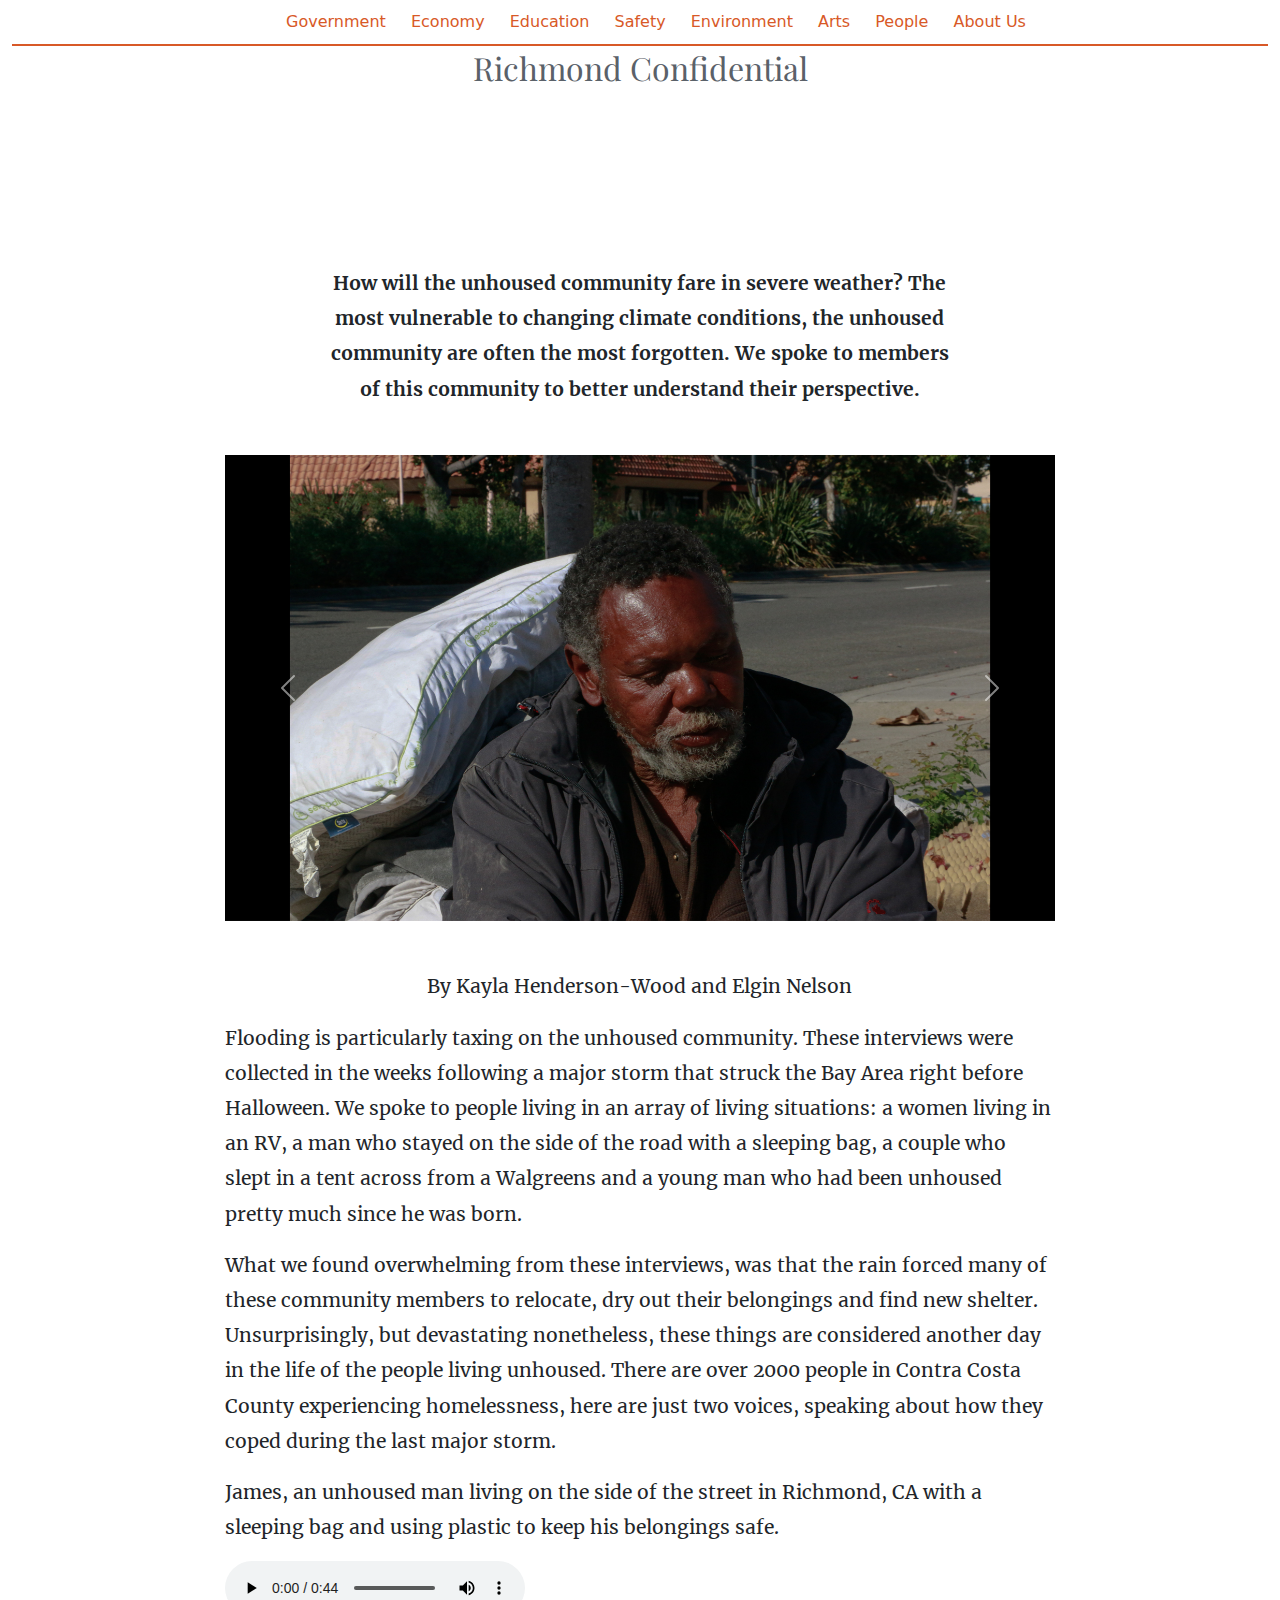
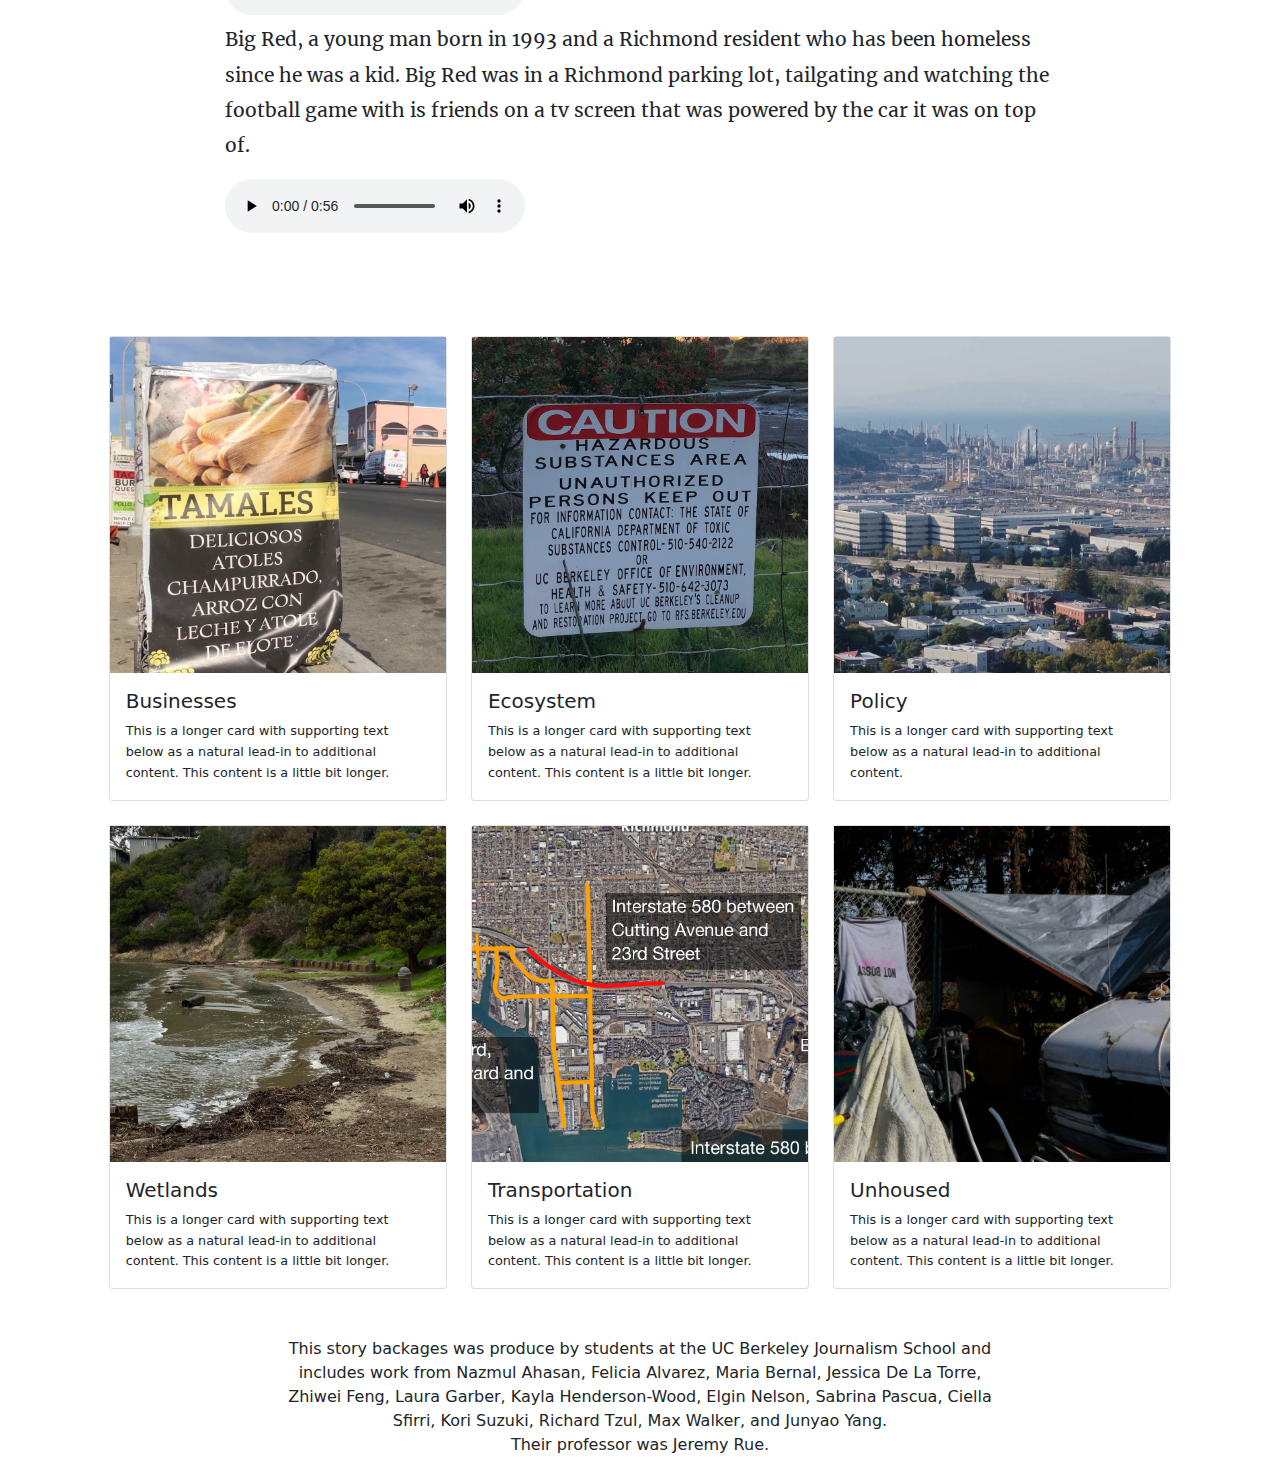
<file: unhoused/index.html>
<!doctype html>
<html lang="en">
  <head>
    <!-- Required meta tags -->
    <meta charset="utf-8">
    <meta name="viewport" content="width=device-width, initial-scale=1">
    <link href="../css/bootstrap.min.css" rel="stylesheet">
    <link href="../css/style.css" rel="stylesheet">
    <title>Richmond Water Rising | Unhoused</title>
    <style>
      html,body{
      
        font-style: Lato, sans-serif;
      }

      #header{
        background-image: url(media/richmond.jpg);
        background-size: cover;
        background-position: center;
        background-attachment: fixed;
        color: white;
      }

      #header .container-fluid{
        background-color: rgba(0,0,0,0.3);
      }

      #header h1{
        font-family: Staatliches, sans-serif;
      }

      .responsive-text{
        font-size: 10vw;
      }

      @media (max-width: 3000px) and (max-height: 2000px){
        #header{
          background-image: url(media/richmond-3000.jpg);
        }
      }
      @media (max-width: 2000px) and (max-height: 1333px){
        #header{
          background-image: url(media/richmond-2000.jpg);
        }
      }
      @media (max-width: 1000px) and (max-height:  667px){
        #header{
          background-image: url(media/richmond-1000.jpg);
        }
      }
      a,a:link,a:active{
        color: darkblue;
      }
      a:hover{
        color: blue;
      }
      .whitebg{
        position: relative;
      }
      .whitebg p{
        font-family: Merriweather, serif;
        font-size: 1.2rem;
        line-height: 2.2rem;

      }
      #richmond-nav{
        position: sticky;
        top: 0;
        z-index: 1000;
        background-color: white;
        padding-bottom: 20px;
      }

      #richmond-nav ul{
        color: #d85927;
        list-style: none;
        text-align: center;
        margin-bottom: 3px;
      }
      #richmond-nav ul li{
        /*display: inline-block;*/
        font-weight: 100;
        padding: 10px;
      }

      #richmond-nav ul{
        border-bottom: solid 2px #d85927;
      }
      .richmond-logo{
        font-family: 'Playfair Display',serif;
        color: #5a6169;
      }
      .dropcap{
        font-size: 7rem;
        float: left;
        line-height: 7rem;
        padding-right: 8px;
        color: #960435;
      }
      figcaption{
        font-size: 0.8rem;
      }
      p.card-text{
        font-size: 0.8rem;
        line-height: 1.3rem;
      }
    </style>
  </head>
  <body>


    <div class="whitebg">

      <iframe src="../header.html" width="100%" height="115" frameborder="0" scrolling="no"></iframe>
      
      <div class="container-fluid py-5 my-5">
        <div class="row justify-content-center">
          <div class="col-12 col-md-8">

            <p class="lead text-center fw-bold my-5 w-75 mx-auto">How will the unhoused community fare in severe weather? The most vulnerable to changing climate conditions, the unhoused community are often the most forgotten. We spoke to members of this community to better understand their perspective.</p>

            <div id="carouselExampleControls" class="carousel slide my-5" data-bs-ride="carousel" data-bs-interval="false">
              <div class="carousel-inner">
                <div class="carousel-item active">
                  <img src="slideshow/unhoused1.jpg" class="d-block w-100" alt="...">
                </div>
                <div class="carousel-item">
                  <img src="slideshow/unhoused2.jpg" class="d-block w-100" alt="...">
                </div>
                <div class="carousel-item">
                  <img src="slideshow/unhoused3.jpg" class="d-block w-100" alt="...">
                </div>
                <div class="carousel-item">
                  <img src="slideshow/unhoused4.jpg" class="d-block w-100" alt="...">
                </div>
                <div class="carousel-item">
                  <img src="slideshow/unhoused5.jpg" class="d-block w-100" alt="...">
                </div>
                <div class="carousel-item">
                  <img src="slideshow/unhoused6.jpg" class="d-block w-100" alt="...">
                </div>
              </div>
              <button class="carousel-control-prev" type="button" data-bs-target="#carouselExampleControls" data-bs-slide="prev">
                <span class="carousel-control-prev-icon" aria-hidden="true"></span>
                <span class="visually-hidden">Previous</span>
              </button>
              <button class="carousel-control-next" type="button" data-bs-target="#carouselExampleControls" data-bs-slide="next">
                <span class="carousel-control-next-icon" aria-hidden="true"></span>
                <span class="visually-hidden">Next</span>
              </button>
            </div>

            <p class="byline text-center">By Kayla Henderson-Wood and Elgin Nelson</p>

            <p>Flooding is particularly taxing on the unhoused community. These interviews were collected in the weeks following a major storm that struck the Bay Area right before Halloween. We spoke to people living in an array of living situations: a women living in an RV, a man who stayed on the side of the road with a sleeping bag, a couple who slept in a tent across from a Walgreens and a young man who had been unhoused pretty much since he was born. </p>

            <p>What we found overwhelming from these interviews, was that the rain forced many of these community members to relocate, dry out their belongings and find new shelter. Unsurprisingly, but devastating nonetheless, these things are considered another day in the life of the people living unhoused. There are over 2000 people in Contra Costa County experiencing homelessness, here are just two voices, speaking about how they coped during the last major storm.</p>

            <p>James, an unhoused man living on the side of the street in Richmond, CA with a sleeping bag and using plastic to keep his belongings safe.</p>

            <audio src="AudioInterview_James.mp3" controls preload></audio>

            <p>Big Red, a young man born in 1993 and a Richmond resident who has been homeless since he was a kid. Big Red was in a Richmond parking lot, tailgating and watching the football game with is friends on a tv screen that was powered by the car it was on top of. </p>

            <audio src="AudioInterview_BigRed.mp3" controls preload></audio>


          </div>
        </div>
      </div>

      <iframe src="../footer.html" onload='javascript:(function(o){o.style.height=o.contentWindow.document.body.scrollHeight+"px";}(this));' style="width:100%; height:800px;" frameborder="0" scrolling="no"></iframe>


    </div>
    <script src="../js/jquery-3.6.0.min.js"></script>
    <script src="../js/bootstrap.bundle.min.js"></script>
    <script src="../js/hls.min.js"></script>
    <script>
      jQuery(document).ready(function($){

        //hls video support
        function loadHLS(){
          $("video source[src*='m3u8']").each(function(){
            const video = $(this).parent('video').get(0);
            const src = $(this).attr('src');
            if (!video.canPlayType('application/vnd.apple.mpegurl')) {
              if(Hls.isSupported()){
                const hls = new Hls();
                hls.loadSource(src);
                hls.attachMedia(video);
              }
            }
          });
        }

        loadHLS();

        //$(".responsive-text").fitText();
      })
    </script>
  </body>
</html>
</file>
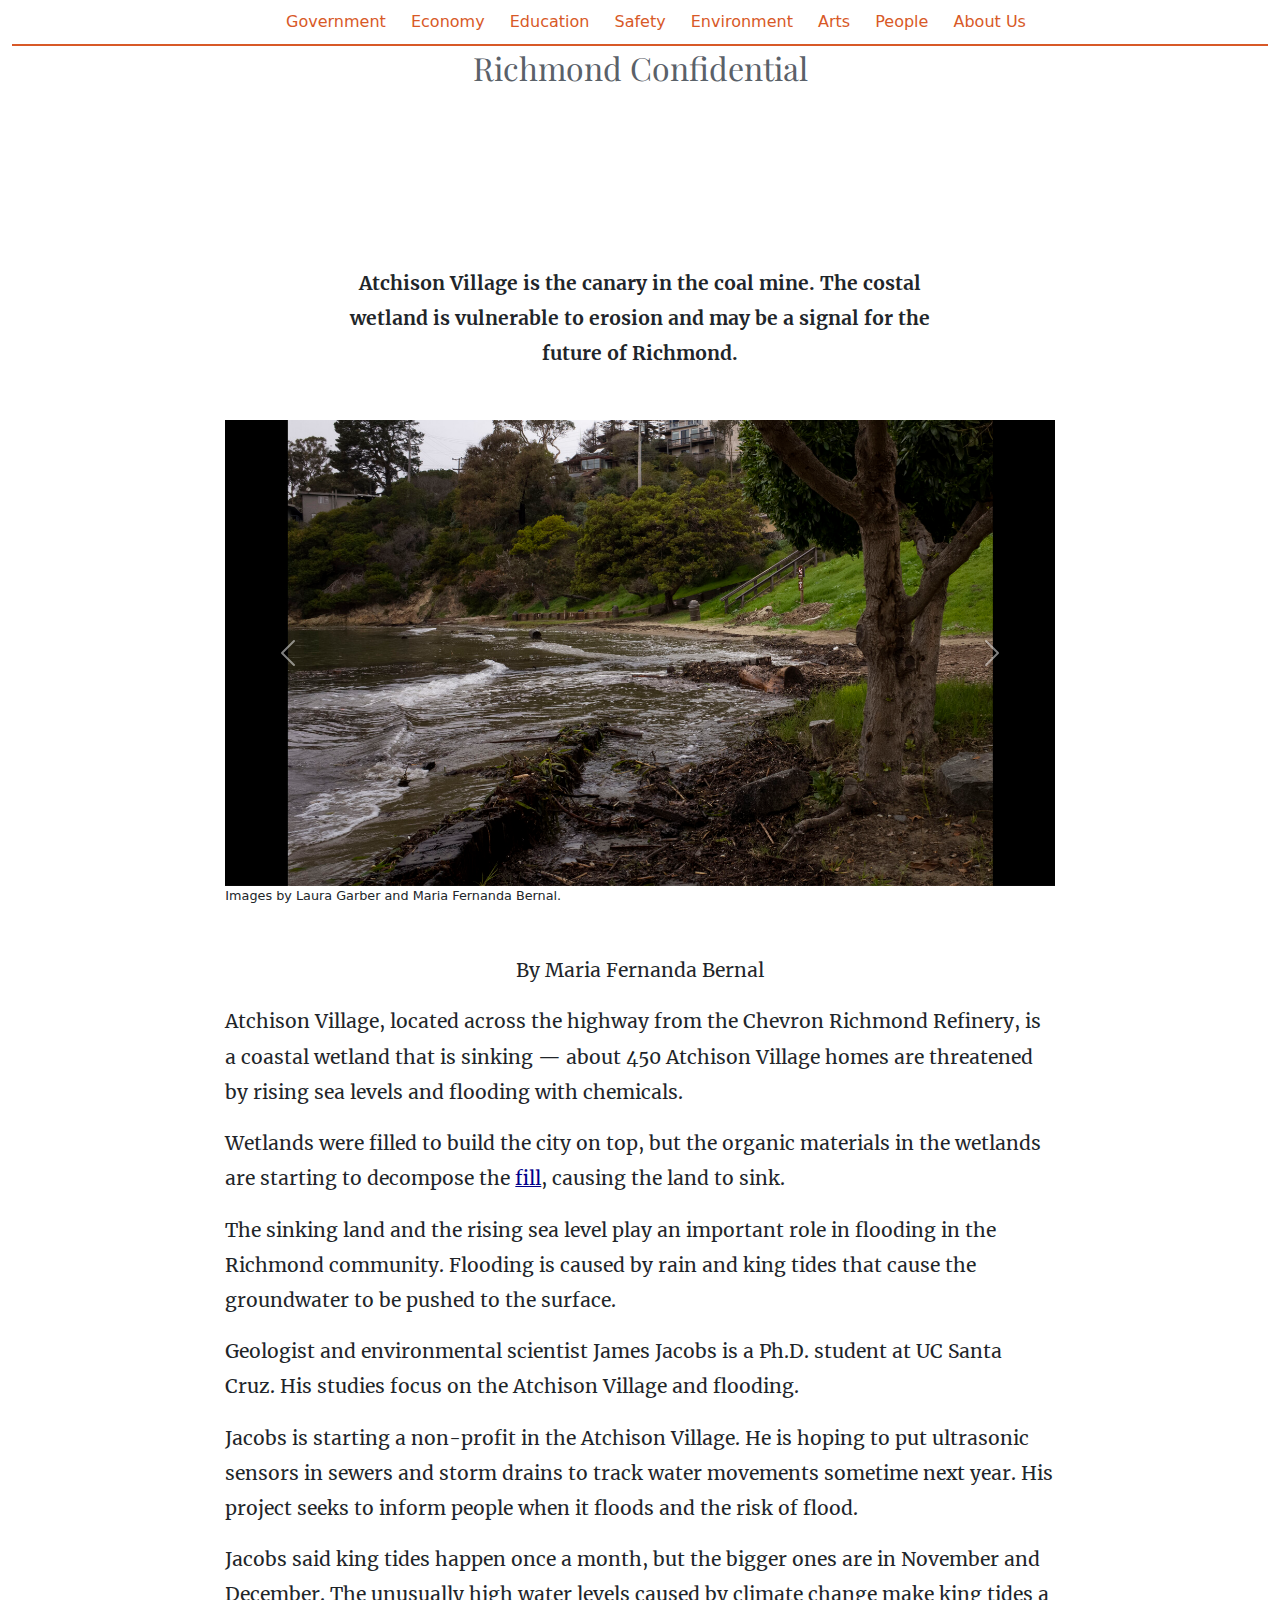
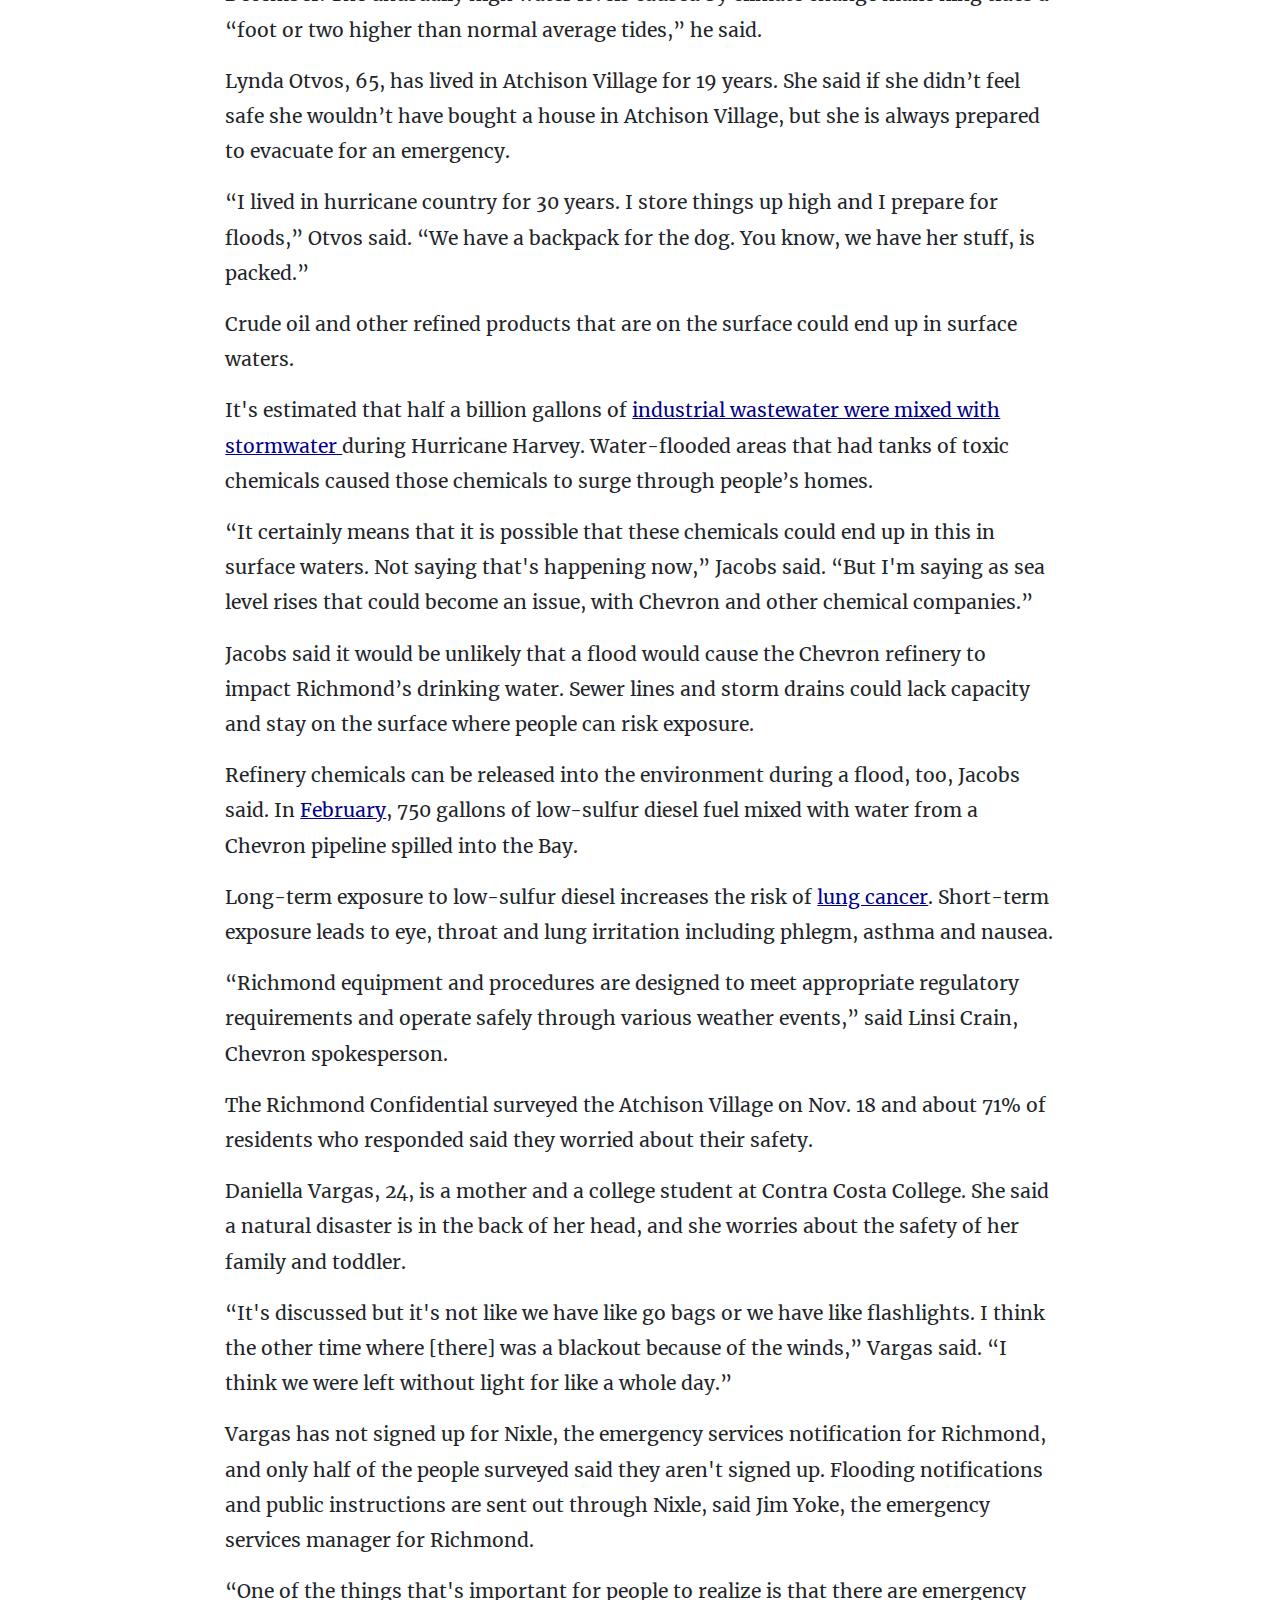
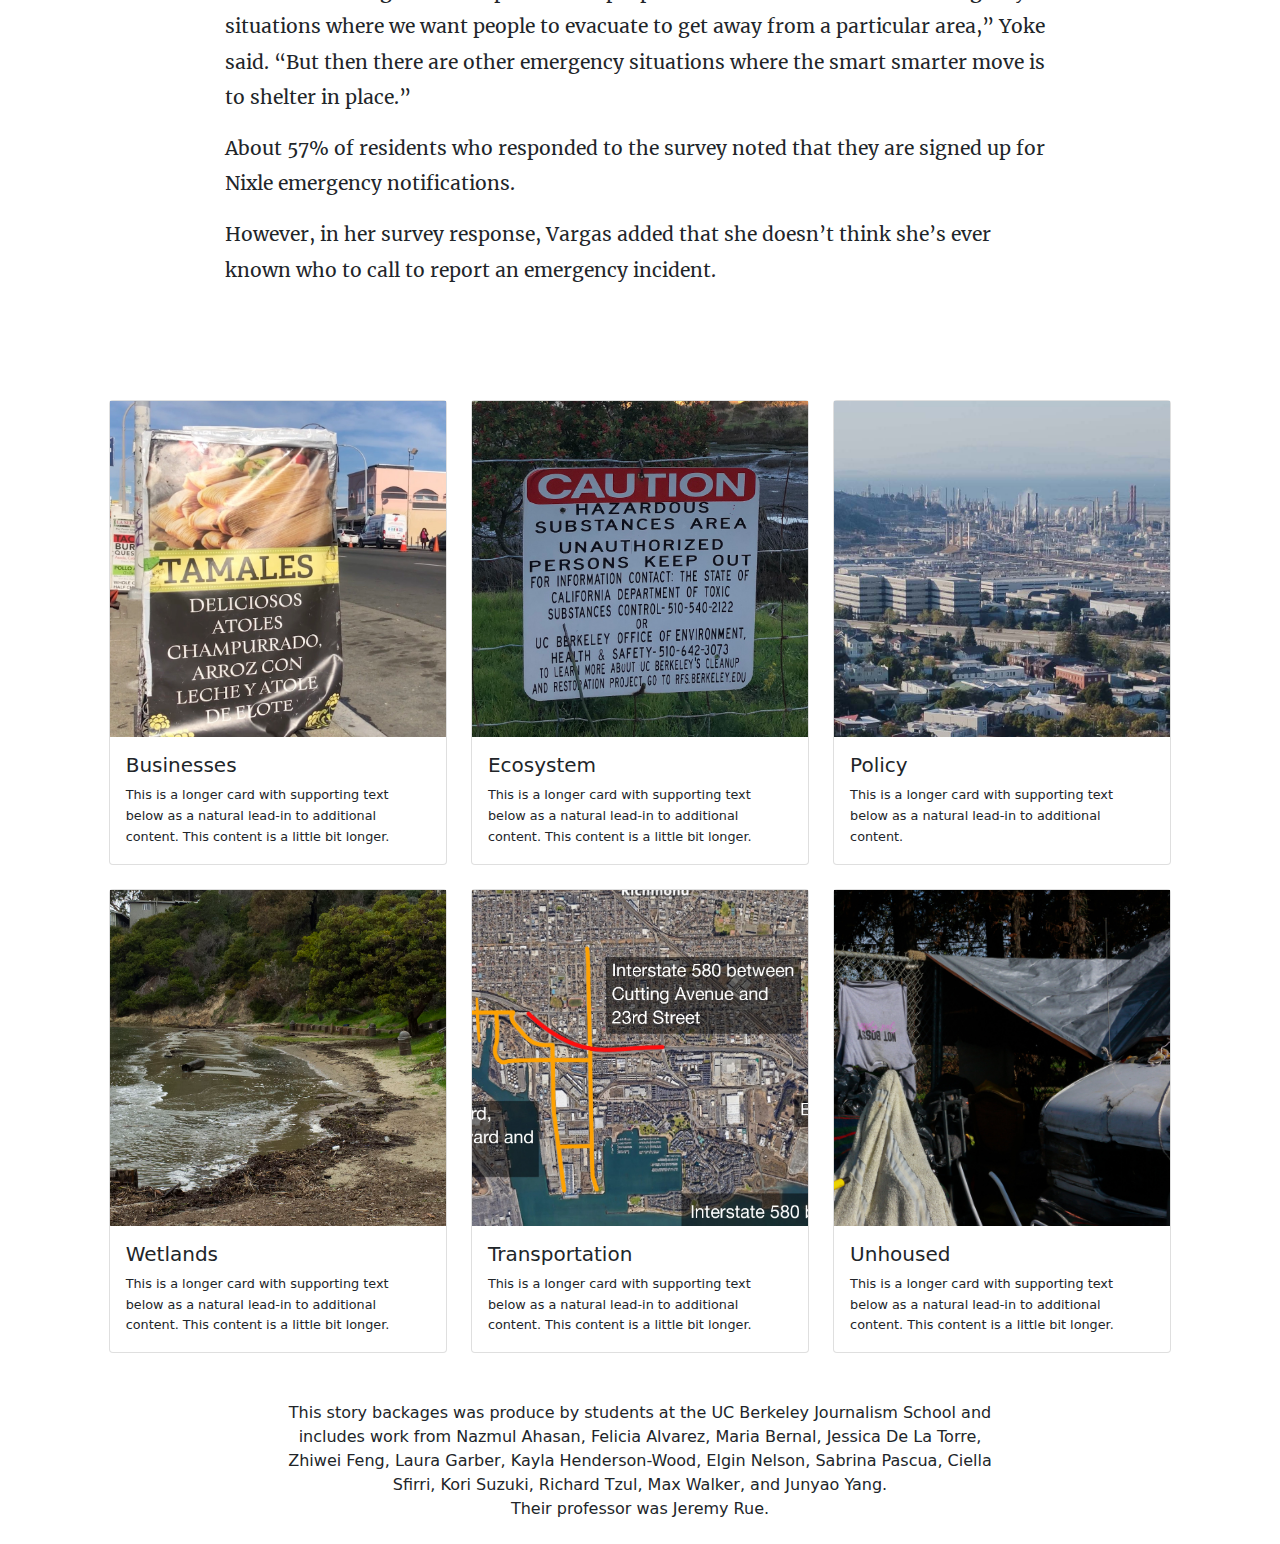
<file: wetlands/index.html>
<!doctype html>
<html lang="en">
  <head>
    <!-- Required meta tags -->
    <meta charset="utf-8">
    <meta name="viewport" content="width=device-width, initial-scale=1">
    <link href="../css/bootstrap.min.css" rel="stylesheet">
    <link href="../css/style.css" rel="stylesheet">
    <title>Richmond Water Rising | Wetlands</title>
    <style>
      html,body{
      
        font-style: Lato, sans-serif;
      }

      #header{
        background-image: url(media/richmond.jpg);
        background-size: cover;
        background-position: center;
        background-attachment: fixed;
        color: white;
      }

      #header .container-fluid{
        background-color: rgba(0,0,0,0.3);
      }

      #header h1{
        font-family: Staatliches, sans-serif;
      }

      .responsive-text{
        font-size: 10vw;
      }

      @media (max-width: 3000px) and (max-height: 2000px){
        #header{
          background-image: url(media/richmond-3000.jpg);
        }
      }
      @media (max-width: 2000px) and (max-height: 1333px){
        #header{
          background-image: url(media/richmond-2000.jpg);
        }
      }
      @media (max-width: 1000px) and (max-height:  667px){
        #header{
          background-image: url(media/richmond-1000.jpg);
        }
      }
      a,a:link,a:active{
        color: darkblue;
      }
      a:hover{
        color: blue;
      }
      .whitebg{
        position: relative;
      }
      .whitebg p{
        font-family: Merriweather, serif;
        font-size: 1.2rem;
        line-height: 2.2rem;

      }
      #richmond-nav{
        position: sticky;
        top: 0;
        z-index: 1000;
        background-color: white;
        padding-bottom: 20px;
      }

      #richmond-nav ul{
        color: #d85927;
        list-style: none;
        text-align: center;
        margin-bottom: 3px;
      }
      #richmond-nav ul li{
        /*display: inline-block;*/
        font-weight: 100;
        padding: 10px;
      }

      #richmond-nav ul{
        border-bottom: solid 2px #d85927;
      }
      .richmond-logo{
        font-family: 'Playfair Display',serif;
        color: #5a6169;
      }
      .dropcap{
        font-size: 7rem;
        float: left;
        line-height: 7rem;
        padding-right: 8px;
        color: #960435;
      }
      figcaption{
        font-size: 0.8rem;
      }
      p.card-text{
        font-size: 0.8rem;
        line-height: 1.3rem;
      }
    </style>
  </head>
  <body>


    <div class="whitebg">

      <iframe src="../header.html" width="100%" height="115" frameborder="0" scrolling="no"></iframe>
      
      <div class="container-fluid py-5 my-5">
        <div class="row justify-content-center">
          <div class="col-12 col-md-8">

            <p class="lead text-center fw-bold my-5 w-75 mx-auto">Atchison Village is the canary in the coal mine. The costal wetland is vulnerable to erosion and may be a signal for the future of Richmond.</p>

            <div id="carouselExampleControls" class="carousel slide mt-5" data-bs-ride="carousel" data-bs-interval="false">
              <div class="carousel-inner">
                <div class="carousel-item active">
                  <img src="slideshow/R031903.jpg" class="d-block w-100" alt="...">
                </div>
                <div class="carousel-item">
                  <img src="slideshow/R031908.jpg" class="d-block w-100" alt="...">
                </div>
                <div class="carousel-item">
                  <img src="slideshow/R031914.jpg" class="d-block w-100" alt="...">
                </div>
                <div class="carousel-item">
                  <img src="slideshow/R031922.jpg" class="d-block w-100" alt="...">
                </div>
              </div>
              <button class="carousel-control-prev" type="button" data-bs-target="#carouselExampleControls" data-bs-slide="prev">
                <span class="carousel-control-prev-icon" aria-hidden="true"></span>
                <span class="visually-hidden">Previous</span>
              </button>
              <button class="carousel-control-next" type="button" data-bs-target="#carouselExampleControls" data-bs-slide="next">
                <span class="carousel-control-next-icon" aria-hidden="true"></span>
                <span class="visually-hidden">Next</span>
              </button>
            </div>
            <figcaption class="mb-5">Images by Laura Garber and Maria Fernanda Bernal.</figcaption>

            <p class="byline text-center">By Maria Fernanda Bernal</p>

            <p>Atchison Village, located across the highway from the Chevron Richmond Refinery, is a coastal wetland that is sinking &mdash; about 450 Atchison Village homes are threatened by rising sea levels and flooding with chemicals.&nbsp;</p>

            <p>Wetlands were filled to build the city on top, but the organic materials in the wetlands are starting to decompose the <a href="https://www.kqed.org/news/11799297/large-parts-of-the-bay-area-are-built-on-fill-why-and-where">fill</a>, causing the land to sink.&nbsp;</p>

            <p>The sinking land and the rising sea level play an important role in flooding in the Richmond community. Flooding is caused by rain and king tides that cause the groundwater to be pushed to the surface.</p>

            <p>Geologist and environmental scientist James Jacobs is a Ph.D. student at UC Santa Cruz. His studies focus on the Atchison Village and flooding.</p>

            <p>Jacobs is starting a non-profit in the Atchison Village. He is hoping to put ultrasonic sensors in sewers and storm drains to track water movements sometime next year. His project seeks to inform people when it floods and the risk of flood.&nbsp;</p>

            <p>Jacobs said king tides happen once a month, but the bigger ones are in November and December. The unusually high water levels caused by climate change make king tides a &ldquo;foot or two higher than normal average tides,&rdquo; he said.</p>

            <p>Lynda Otvos, 65, has lived in Atchison Village for 19 years. She said if she didn&rsquo;t feel safe she wouldn&rsquo;t have bought a house in Atchison Village, but she is always prepared to evacuate for an emergency.&nbsp;</p>

            <p>&ldquo;I lived in hurricane country for 30 years. I store things up high and I prepare for floods,&rdquo; Otvos said. &ldquo;We have a backpack for the dog. You know, we have her stuff, is packed.&rdquo;</p>

            <p>Crude oil and other refined products that are on the surface could end up in surface waters.</p>

            <p>It's estimated that half a billion gallons of <a href="https://apnews.com/article/environment-hurricanes-storms-tx-state-wire-north-america-e0ceae76d5894734b0041210a902218d">industrial wastewater were mixed with stormwater </a>during Hurricane Harvey. Water-flooded areas that had tanks of toxic chemicals caused those chemicals to surge through people&rsquo;s homes.</p>

            <p>&ldquo;It certainly means that it is possible that these chemicals could end up in this in surface waters. Not saying that's happening now,&rdquo; Jacobs said. &ldquo;But I'm saying as sea level rises that could become an issue, with Chevron and other chemical companies.&rdquo;</p>

            <p>Jacobs said it would be unlikely that a flood would cause the Chevron refinery to impact Richmond&rsquo;s drinking water. Sewer lines and storm drains could lack capacity and stay on the surface where people can risk exposure.</p>

            <p>Refinery chemicals can be released into the environment during a flood, too, Jacobs said. In <a href="https://www.kqed.org/news/11859660/chevron-richmond-refinery-spill-as-crews-mop-up-investigators-move-in">February</a>, 750 gallons of low-sulfur diesel fuel mixed with water from a Chevron pipeline spilled into the Bay.</p>

            <p>Long-term exposure to low-sulfur diesel increases the risk of <a href="https://dec.alaska.gov/air/anpms/ultra-low-sulfur-diesel/diesel-exhaust-health/">lung cancer</a>. Short-term exposure leads to eye, throat and lung irritation including phlegm, asthma and nausea.</p>

            <p>&ldquo;Richmond equipment and procedures are designed to meet appropriate regulatory requirements and operate safely through various weather events,&rdquo; said Linsi Crain, Chevron spokesperson.</p>

            <p>The Richmond Confidential surveyed the Atchison Village on Nov. 18 and about 71% of residents who responded said they worried about their safety.&nbsp;</p>

            <p>Daniella Vargas, 24, is a mother and a college student at Contra Costa College. She said a natural disaster is in the back of her head, and she worries about the safety of her family and toddler.</p>

            <p>&ldquo;It's discussed but it's not like we have like go bags or we have like flashlights. I think the other time where [there] was a blackout because of the winds,&rdquo; Vargas said. &ldquo;I think we were left without light for like a whole day.&rdquo;</p>

            <p>Vargas has not signed up for Nixle, the emergency services notification for Richmond, and only half of the people surveyed said they aren't signed up. Flooding notifications and public instructions are sent out through Nixle, said Jim Yoke, the emergency services manager for Richmond.&nbsp;</p>

            <p>&ldquo;One of the things that's important for people to realize is that there are emergency situations where we want people to evacuate to get away from a particular area,&rdquo; Yoke said. &ldquo;But then there are other emergency situations where the smart smarter move is to shelter in place.&rdquo;</p>

            <p>About 57% of residents who responded to the survey noted that they are signed up for Nixle emergency notifications.</p>

            <p>However, in her survey response, Vargas added that she doesn&rsquo;t think she&rsquo;s ever known who to call to report an emergency incident.</p>



          </div>
        </div>
      </div>

      <iframe src="../footer.html" onload='javascript:(function(o){o.style.height=o.contentWindow.document.body.scrollHeight+"px";}(this));' style="width:100%; height:800px;" frameborder="0" scrolling="no"></iframe>


    </div>
    <script src="../js/jquery-3.6.0.min.js"></script>
    <script src="../js/bootstrap.bundle.min.js"></script>
    <script src="../js/hls.min.js"></script>
    <script>
      jQuery(document).ready(function($){

        //hls video support
        function loadHLS(){
          $("video source[src*='m3u8']").each(function(){
            const video = $(this).parent('video').get(0);
            const src = $(this).attr('src');
            if (!video.canPlayType('application/vnd.apple.mpegurl')) {
              if(Hls.isSupported()){
                const hls = new Hls();
                hls.loadSource(src);
                hls.attachMedia(video);
              }
            }
          });
        }

        loadHLS();

        //$(".responsive-text").fitText();
      })
    </script>
  </body>
</html>
</file>
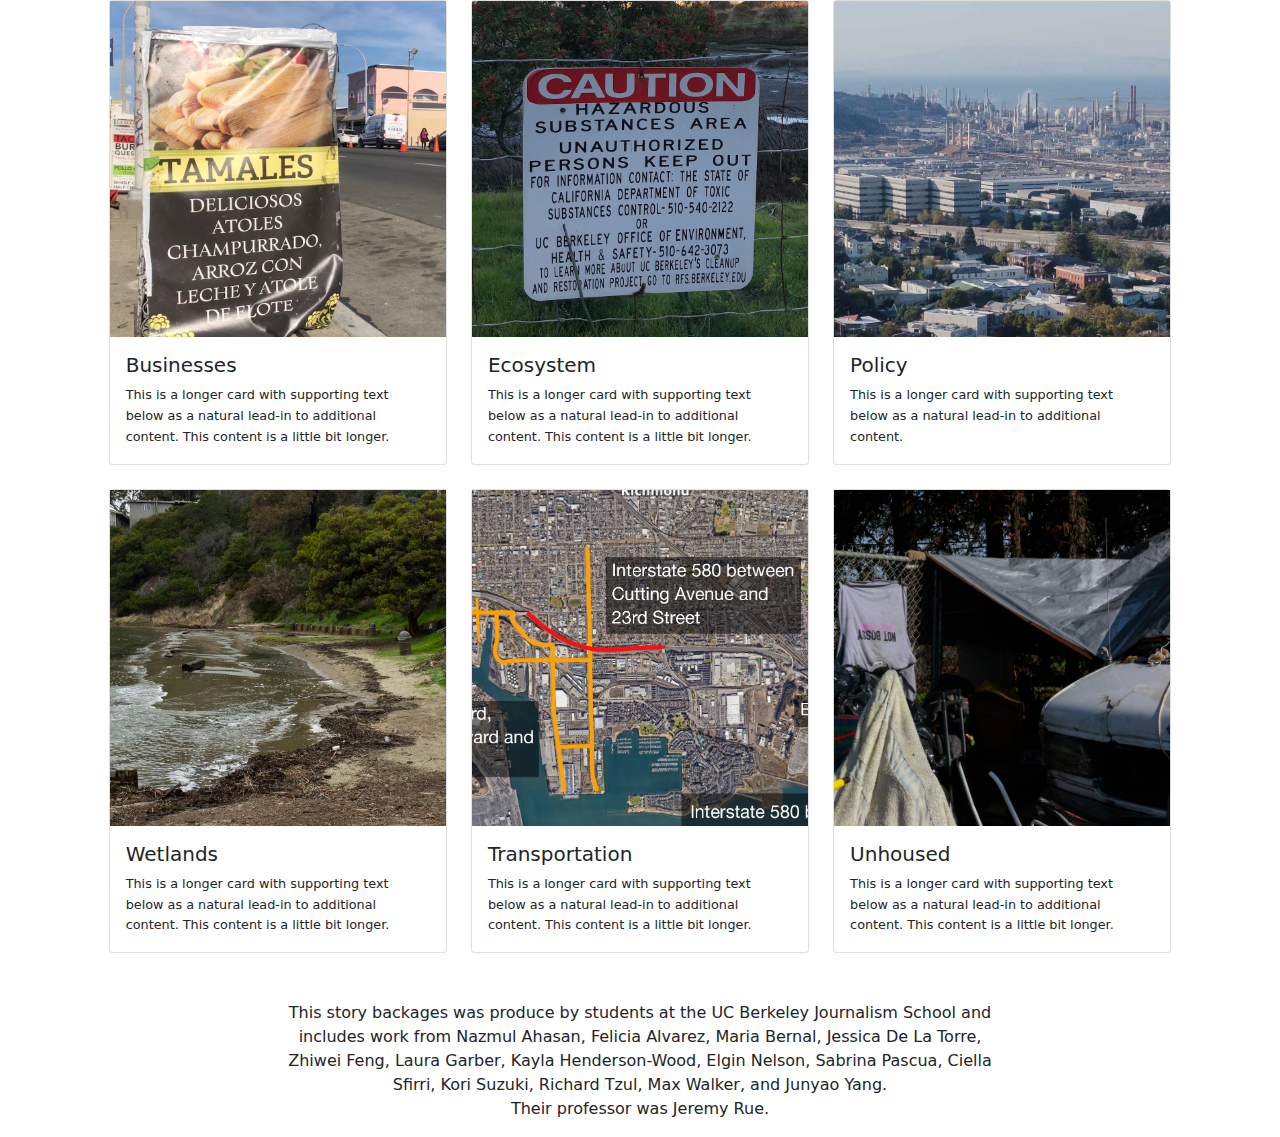
<file: footer.html>
<!doctype html>
<html lang="en">
  <head>
    <!-- Required meta tags -->
    <meta charset="utf-8">
    <meta name="viewport" content="width=device-width, initial-scale=1">
    <link href="css/bootstrap.min.css" rel="stylesheet">
    <link href="css/style.css" rel="stylesheet">
    <title>Rising Water</title>
    <style>
      html,body{
      
        font-style: Lato, sans-serif;
      }

      #header{
        background-image: url(media/richmond.jpg);
        background-size: cover;
        background-position: center;
        background-attachment: fixed;
        color: white;
      }

      #header .container-fluid{
        background-color: rgba(0,0,0,0.3);
      }

      #header h1{
        font-family: Staatliches, sans-serif;
      }

      .responsive-text{
        font-size: 10vw;
      }

      @media (max-width: 3000px) and (max-height: 2000px){
        #header{
          background-image: url(media/richmond-3000.jpg);
        }
      }
      @media (max-width: 2000px) and (max-height: 1333px){
        #header{
          background-image: url(media/richmond-2000.jpg);
        }
      }
      @media (max-width: 1000px) and (max-height:  667px){
        #header{
          background-image: url(media/richmond-1000.jpg);
        }
      }
      a,a:link,a:active{
        color: darkblue;
      }
      a:hover{
        color: blue;
      }
      .whitebg{
        position: relative;
      }
      .whitebg p{
        font-family: Merriweather, serif;
        font-size: 1.2rem;
        line-height: 2.2rem;

      }
      #richmond-nav{
        position: sticky;
        top: 0;
        z-index: 1000;
        background-color: white;
        padding-bottom: 20px;
      }

      #richmond-nav ul{
        color: #d85927;
        list-style: none;
        text-align: center;
        margin-bottom: 3px;
      }
      #richmond-nav ul li{
        /*display: inline-block;*/
        font-weight: 100;
        padding: 10px;
      }

      #richmond-nav ul{
        border-bottom: solid 2px #d85927;
      }
      .richmond-logo{
        font-family: 'Playfair Display',serif;
        color: #5a6169;
      }
      .dropcap{
        font-size: 7rem;
        float: left;
        line-height: 7rem;
        padding-right: 8px;
        color: #960435;
      }
      figcaption{
        font-size: 0.8rem;
      }
      p.card-text{
        font-size: 0.8rem;
        line-height: 1.3rem;
      }
    </style>
  </head>
  <body>

        <div class="row justify-content-center mb-5">
          <div class="col-12 col-sm-10">
            <div class="row row-cols-1 row-cols-sm-2 row-cols-md-3 g-4">
              <div class="col">
                <div class="card">
                  <a href="businesses/" title="Businesses" target="_top">
                    <img src="media/footer/businesses.jpg" class="img-fluid d-block" alt="">
                  </a>
                  <div class="card-body">
                    <h5 class="card-title">Businesses</h5>
                    <p class="card-text">This is a longer card with supporting text below as a natural lead-in to additional content. This content is a little bit longer.</p>
                  </div>
                </div>
              </div>
              <div class="col">
                <div class="card">
                  <a href="ecosystem/" title="Ecosystem" target="_top">
                    <img src="media/footer/ecosystem.jpg" class="img-fluid d-block" alt="">
                  </a>
                  <div class="card-body">
                    <h5 class="card-title">Ecosystem</h5>
                    <p class="card-text">This is a longer card with supporting text below as a natural lead-in to additional content. This content is a little bit longer.</p>
                  </div>
                </div>
              </div>
              <div class="col">
                <div class="card">
                  <a href="policy/" title="Policy" target="_top">
                    <img src="media/footer/policy.jpg" class="img-fluid d-block" alt="">
                  </a>
                  <div class="card-body">
                    <h5 class="card-title">Policy</h5>
                    <p class="card-text">This is a longer card with supporting text below as a natural lead-in to additional content.</p>
                  </div>
                </div>
              </div>
              <div class="col">
                <div class="card">
                  <a href="wetlands/" title="Emergency Response" target="_top">
                    <img src="media/footer/response.jpg" class="img-fluid d-block" alt="">
                  </a>
                  <div class="card-body">
                    <h5 class="card-title">Wetlands</h5>
                    <p class="card-text">This is a longer card with supporting text below as a natural lead-in to additional content. This content is a little bit longer.</p>
                  </div>
                </div>
              </div>
              <div class="col">
                <div class="card">
                  <a href="transportation/" title="Transportation" target="_top">
                    <img src="media/footer/transportation.jpg" class="img-fluid d-block" alt="">
                  </a>
                  <div class="card-body">
                    <h5 class="card-title">Transportation</h5>
                    <p class="card-text">This is a longer card with supporting text below as a natural lead-in to additional content. This content is a little bit longer.</p>
                  </div>
                </div>
              </div>
              <div class="col">
                <div class="card">
                  <a href="unhoused/" title="Unhoused" target="_top">
                    <img src="media/footer/unhoused.jpg" class="img-fluid d-block" alt="">
                  </a>
                  <div class="card-body">
                    <h5 class="card-title">Unhoused</h5>
                    <p class="card-text">This is a longer card with supporting text below as a natural lead-in to additional content. This content is a little bit longer.</p>
                  </div>
                </div>
              </div>
            </div>
          </div>
        </div>
      </div>

      <footer>
        <div class="container">
          <div class="row justify-content-center">
            <div class="col-12 col-md-8">
              <p class="text-center fs-6">This story backages was produce by students at the UC Berkeley Journalism School and includes work from Nazmul Ahasan, Felicia Alvarez, Maria Bernal, Jessica De La Torre, Zhiwei Feng, Laura Garber, Kayla Henderson-Wood, Elgin Nelson, Sabrina Pascua, Ciella Sfirri, Kori Suzuki, Richard Tzul, Max Walker, and Junyao Yang.<br> Their professor was Jeremy Rue.</p>
            </div>
          </div>
        </div>
      </footer>

    </div>

  </body>
</html>
</file>
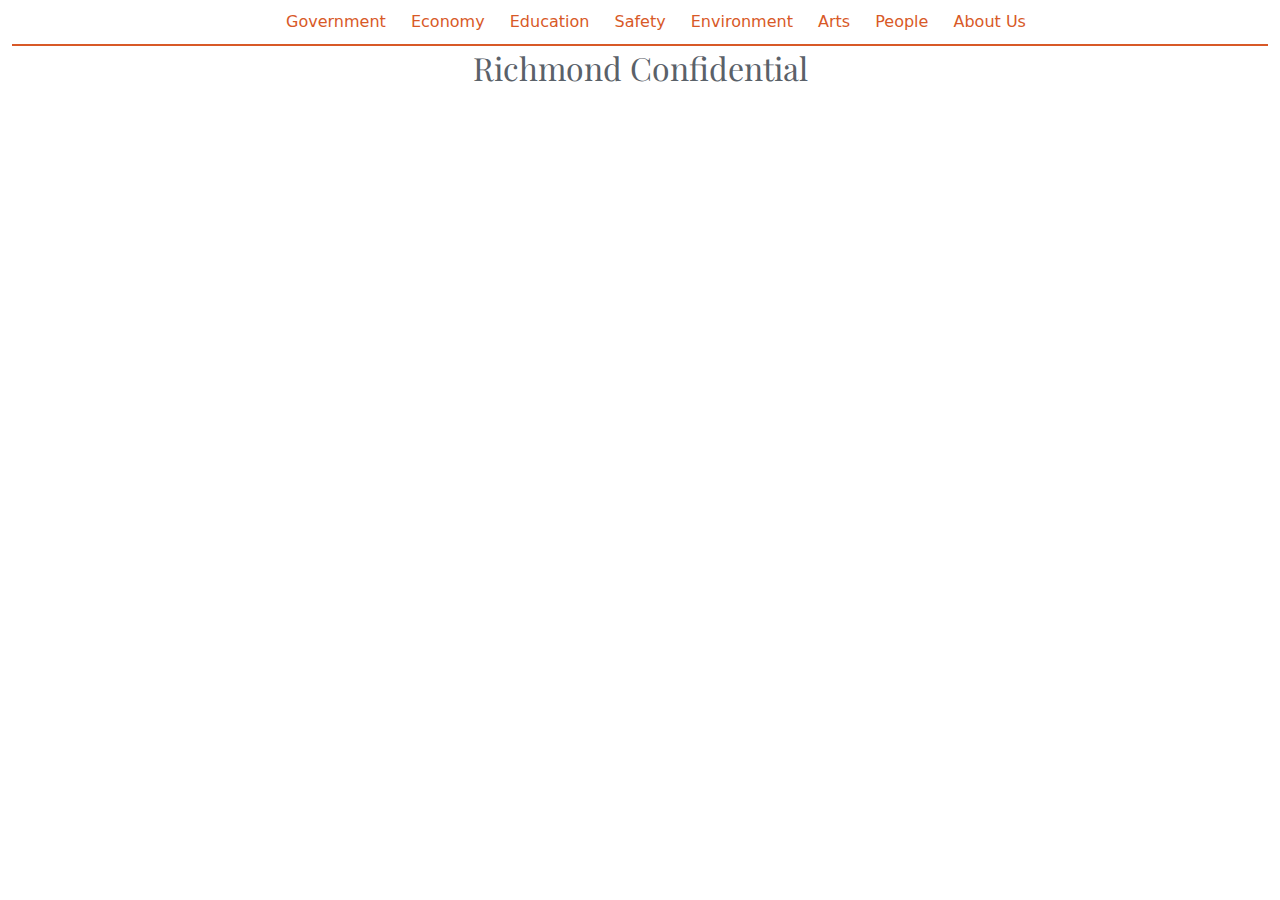
<file: header.html>
<!doctype html>
<html lang="en">
  <head>
    <!-- Required meta tags -->
    <meta charset="utf-8">
    <meta name="viewport" content="width=device-width, initial-scale=1">
    <link href="css/bootstrap.min.css" rel="stylesheet">
    <link href="css/style.css" rel="stylesheet">
    <title>Rising Water</title>
    <style>
      html,body{
      
        font-style: Lato, sans-serif;
      }

      #header{
        background-image: url(media/richmond.jpg);
        background-size: cover;
        background-position: center;
        background-attachment: fixed;
        color: white;
      }

      #header .container-fluid{
        background-color: rgba(0,0,0,0.3);
      }

      #header h1{
        font-family: Staatliches, sans-serif;
      }

      .responsive-text{
        font-size: 10vw;
      }

      @media (max-width: 3000px) and (max-height: 2000px){
        #header{
          background-image: url(media/richmond-3000.jpg);
        }
      }
      @media (max-width: 2000px) and (max-height: 1333px){
        #header{
          background-image: url(media/richmond-2000.jpg);
        }
      }
      @media (max-width: 1000px) and (max-height:  667px){
        #header{
          background-image: url(media/richmond-1000.jpg);
        }
      }
      a,a:link,a:active{
        color: #5a6169;
        text-decoration: none;
      }
      a:hover{
        color: #5a6169;
      }
      .whitebg{
        position: relative;
      }
      p{
        font-family: Merriweather, serif;
        font-size: 1.2rem;
        line-height: 2.2rem;

      }
      #richmond-nav{
        position: sticky;
        top: 0;
        z-index: 1000;
        background-color: white;
        padding-bottom: 20px;
      }

      #richmond-nav ul{
        color: #d85927;
        list-style: none;
        text-align: center;
        margin-bottom: 3px;
      }
      #richmond-nav ul li{
        /*display: inline-block;*/
        font-weight: 100;
        padding: 10px;
      }

      #richmond-nav ul{
        border-bottom: solid 2px #d85927;
      }
      .richmond-logo{
        font-family: 'Playfair Display',serif;
        color: #5a6169;
      }
      .dropcap{
        font-size: 7rem;
        float: left;
        line-height: 7rem;
        padding-right: 8px;
        color: #960435;
      }
      figcaption{
        font-size: 0.8rem;
      }
      p.card-text{
        font-size: 0.8rem;
        line-height: 1.3rem;
      }
    </style>
  </head>
  <body>


      <nav id="richmond-nav" class="container-fluid">
        <ul>
          <li class="d-none d-sm-inline-block">Government</li>
          <li class="d-none d-sm-inline-block">Economy</li>
          <li class="d-none d-sm-inline-block">Education</li>
          <li class="d-none d-sm-inline-block">Safety</li>
          <li class="d-none d-md-inline-block">Environment</li>
          <li class="d-none d-md-inline-block">Arts</li>
          <li class="d-none d-md-inline-block">People</li>
          <li class="d-none d-md-inline-block">About Us</li>
        </ul>
        <h2 class="text-center richmond-logo"><a href=".." target="_top">Richmond Confidential</a></h2>
      </nav>
      
  </body>
</html>
</file>
<file: css/style.css>
/* lato-regular - latin */
@font-face {
  font-family: 'Lato';
  font-style: normal;
  font-weight: 400;
  src: local(''),
       url('../fonts/lato-v20-latin-regular.woff2') format('woff2'), /* Chrome 26+, Opera 23+, Firefox 39+ */
       url('../fonts/lato-v20-latin-regular.woff') format('woff'); /* Chrome 6+, Firefox 3.6+, IE 9+, Safari 5.1+ */
}
/* lato-700 - latin */
@font-face {
  font-family: 'Lato';
  font-style: normal;
  font-weight: 700;
  src: local(''),
       url('../fonts/lato-v20-latin-700.woff2') format('woff2'), /* Chrome 26+, Opera 23+, Firefox 39+ */
       url('../fonts/lato-v20-latin-700.woff') format('woff'); /* Chrome 6+, Firefox 3.6+, IE 9+, Safari 5.1+ */
}
/* lato-900 - latin */
@font-face {
  font-family: 'Lato';
  font-style: normal;
  font-weight: 900;
  src: local(''),
       url('../fonts/lato-v20-latin-900.woff2') format('woff2'), /* Chrome 26+, Opera 23+, Firefox 39+ */
       url('../fonts/lato-v20-latin-900.woff') format('woff'); /* Chrome 6+, Firefox 3.6+, IE 9+, Safari 5.1+ */
}
/* staatliches-regular - latin */
@font-face {
  font-family: 'Staatliches';
  font-style: normal;
  font-weight: 400;
  src: url('../fonts/staatliches-v6-latin-regular.eot'); /* IE9 Compat Modes */
  src: local(''),
       url('../fonts/staatliches-v6-latin-regular.eot?#iefix') format('embedded-opentype'), /* IE6-IE8 */
       url('../fonts/staatliches-v6-latin-regular.woff2') format('woff2'), /* Super Modern Browsers */
       url('../fonts/staatliches-v6-latin-regular.woff') format('woff'), /* Modern Browsers */
       url('../fonts/staatliches-v6-latin-regular.ttf') format('truetype'), /* Safari, Android, iOS */
       url('../fonts/staatliches-v6-latin-regular.svg#Staatliches') format('svg'); /* Legacy iOS */
}
/* merriweather-300 - latin */
@font-face {
  font-family: 'Merriweather';
  font-style: normal;
  font-weight: 300;
  src: local(''),
       url('../fonts/merriweather-v27-latin-300.woff2') format('woff2'), /* Chrome 26+, Opera 23+, Firefox 39+ */
       url('../fonts/merriweather-v27-latin-300.woff') format('woff'); /* Chrome 6+, Firefox 3.6+, IE 9+, Safari 5.1+ */
}
/* merriweather-regular - latin */
@font-face {
  font-family: 'Merriweather';
  font-style: normal;
  font-weight: 400;
  src: local(''),
       url('../fonts/merriweather-v27-latin-regular.woff2') format('woff2'), /* Chrome 26+, Opera 23+, Firefox 39+ */
       url('../fonts/merriweather-v27-latin-regular.woff') format('woff'); /* Chrome 6+, Firefox 3.6+, IE 9+, Safari 5.1+ */
}
/* merriweather-700 - latin */
@font-face {
  font-family: 'Merriweather';
  font-style: normal;
  font-weight: 700;
  src: local(''),
       url('../fonts/merriweather-v27-latin-700.woff2') format('woff2'), /* Chrome 26+, Opera 23+, Firefox 39+ */
       url('../fonts/merriweather-v27-latin-700.woff') format('woff'); /* Chrome 6+, Firefox 3.6+, IE 9+, Safari 5.1+ */
}
/* merriweather-900 - latin */
@font-face {
  font-family: 'Merriweather';
  font-style: normal;
  font-weight: 900;
  src: local(''),
       url('../fonts/merriweather-v27-latin-900.woff2') format('woff2'), /* Chrome 26+, Opera 23+, Firefox 39+ */
       url('../fonts/merriweather-v27-latin-900.woff') format('woff'); /* Chrome 6+, Firefox 3.6+, IE 9+, Safari 5.1+ */
}
/* playfair-display-regular - latin */
@font-face {
  font-family: 'Playfair Display';
  font-style: normal;
  font-weight: 400;
  src: local(''),
       url('../fonts/playfair-display-v25-latin-regular.woff2') format('woff2'), /* Chrome 26+, Opera 23+, Firefox 39+ */
       url('../fonts/playfair-display-v25-latin-regular.woff') format('woff'); /* Chrome 6+, Firefox 3.6+, IE 9+, Safari 5.1+ */
}
</file>
